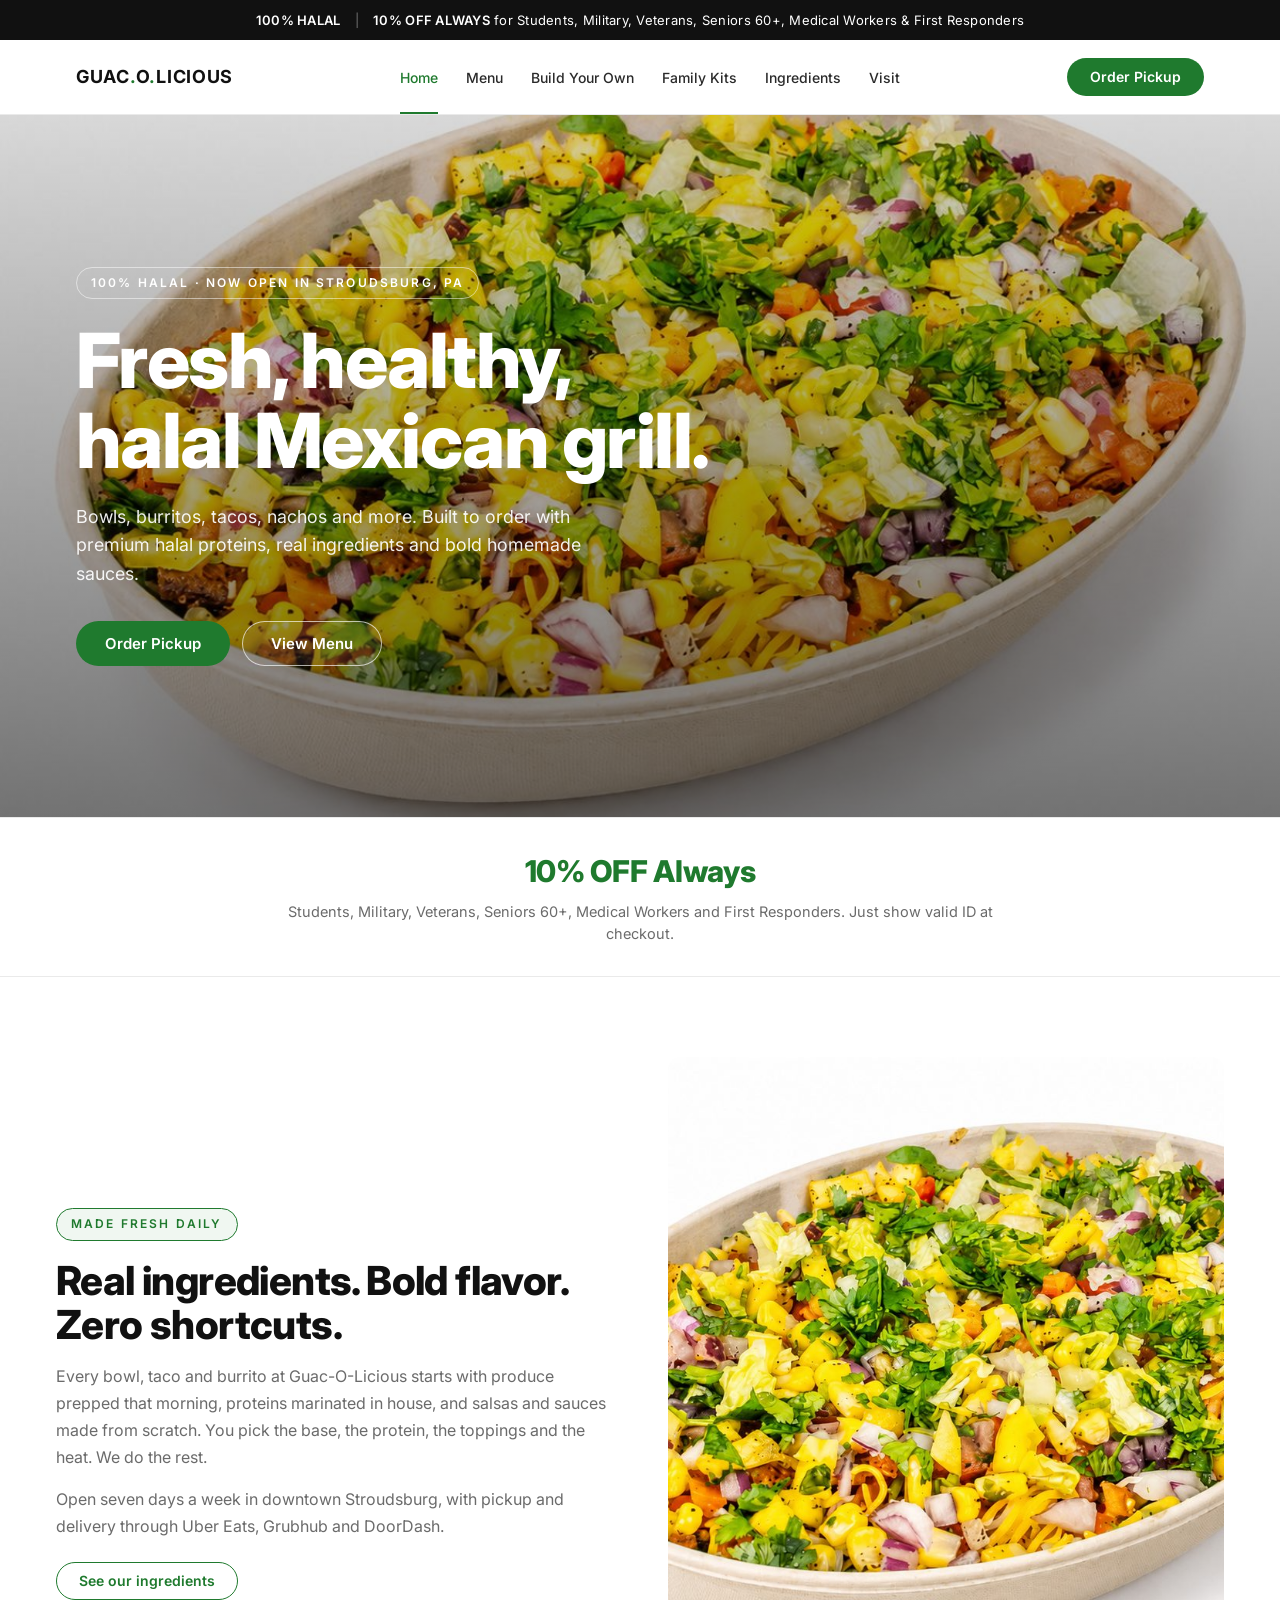
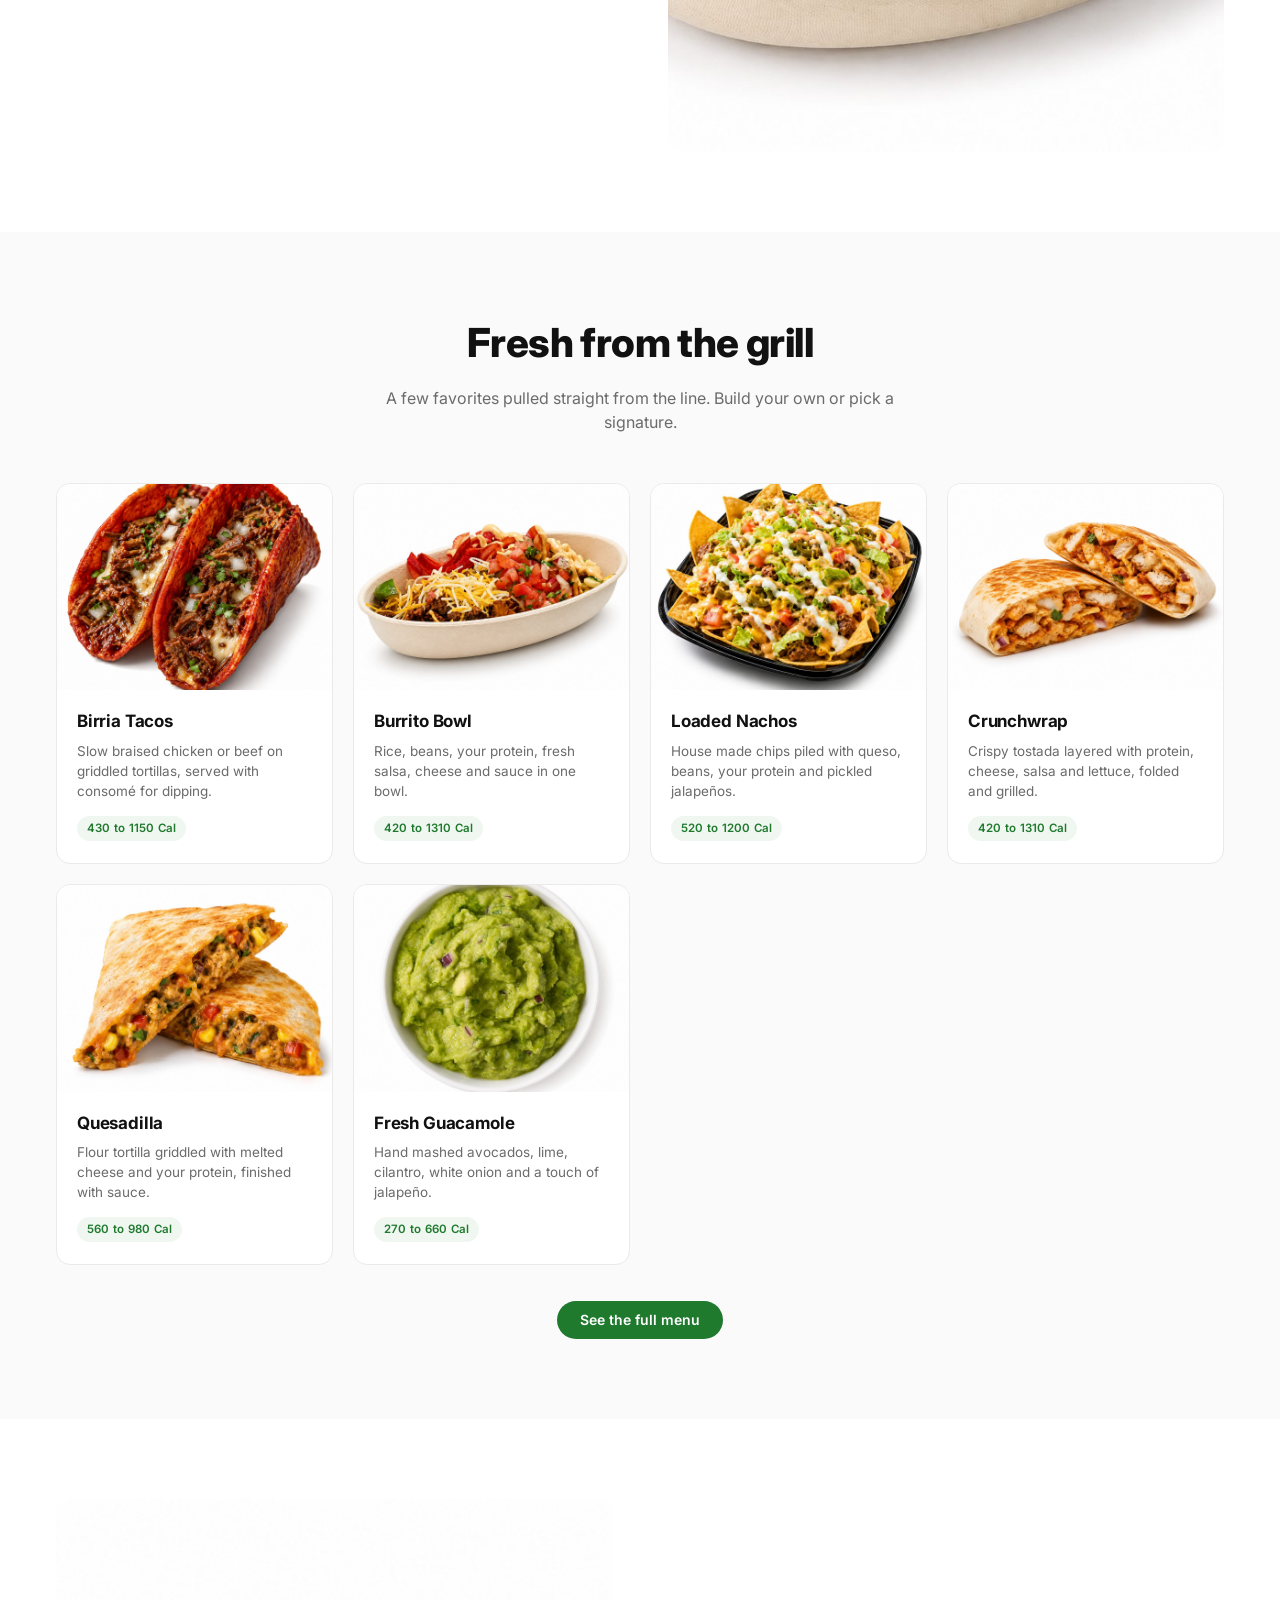
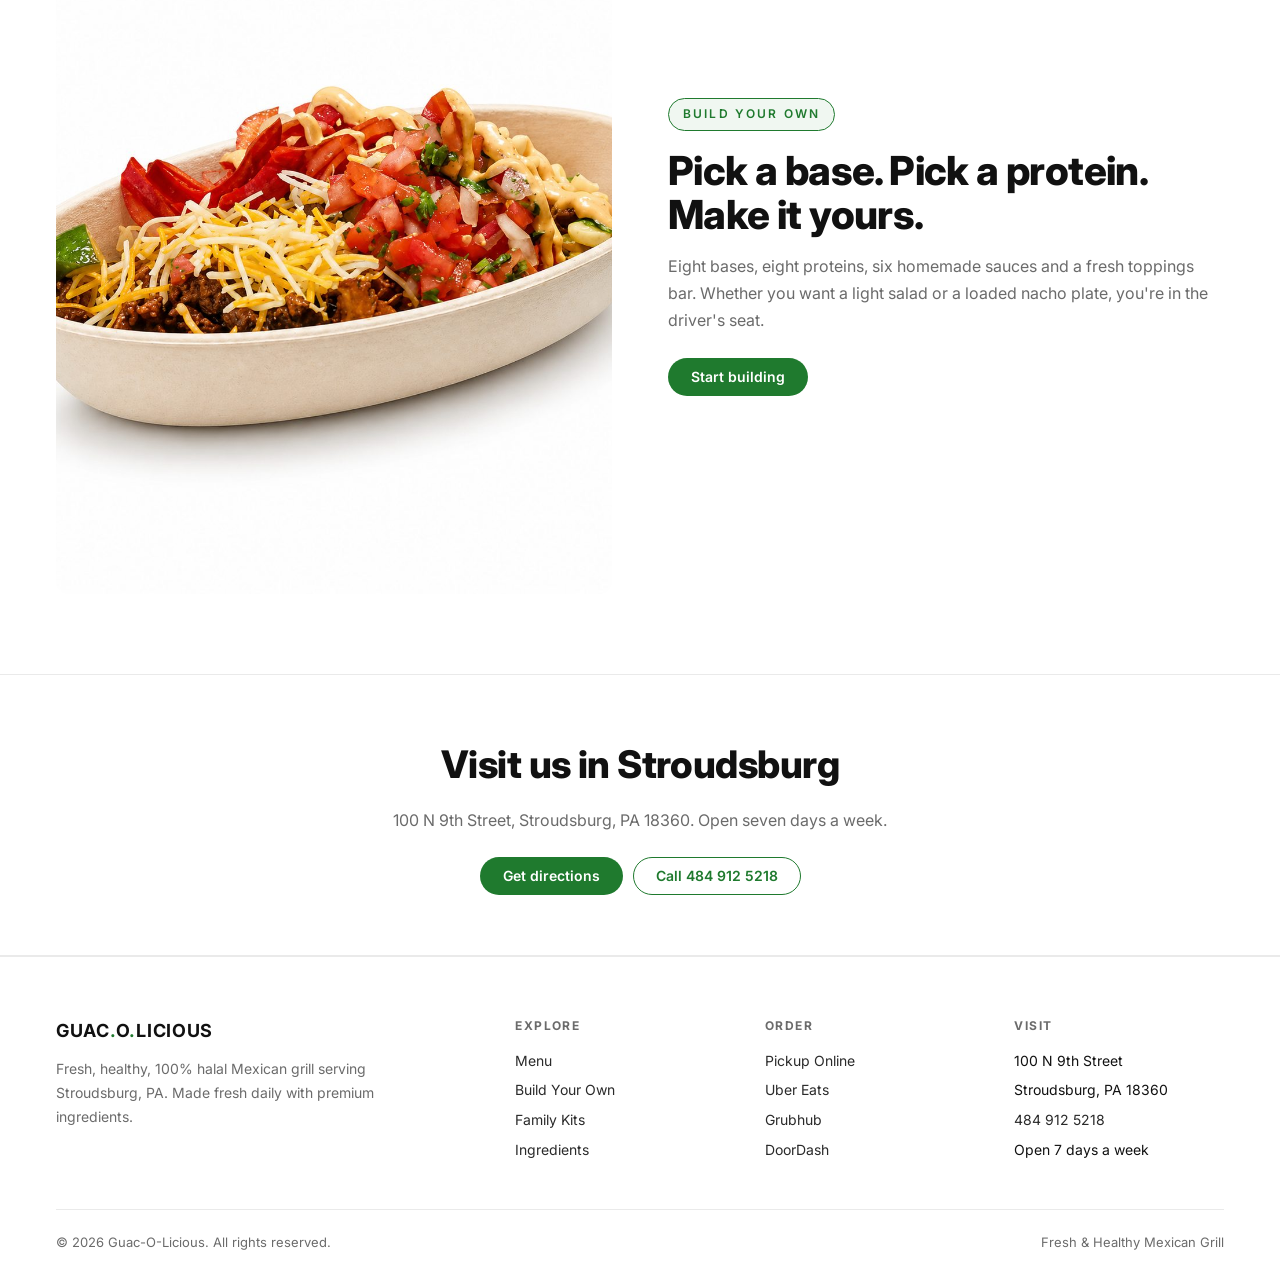
<file: index.html>
<!DOCTYPE html>
<html lang="en">
<head>
    <meta charset="UTF-8">
    <meta name="viewport" content="width=device-width, initial-scale=1.0">
    <title>Guac-O-Licious | Fresh Mexican Grill | Stroudsburg, PA</title>
    <meta name="description" content="Fresh and healthy Mexican grill in Stroudsburg, PA. Bowls, burritos, tacos, nachos and more. Open 7 days a week.">
    <link rel="preconnect" href="https://fonts.googleapis.com">
    <link rel="preconnect" href="https://fonts.gstatic.com" crossorigin>
    <link href="https://fonts.googleapis.com/css2?family=Inter:wght@400;500;600;700;800&display=swap" rel="stylesheet">
    <link rel="stylesheet" href="styles.css">
</head>
<body>

    <!-- Top utility bar -->
    <div class="topbar">
        <strong>100% HALAL</strong>
        <span class="pipe">|</span>
        <strong>10% OFF ALWAYS</strong>
        for Students, Military, Veterans, Seniors 60+, Medical Workers & First Responders
    </div>

    <!-- Navigation -->
    <header class="nav">
        <div class="nav-inner">
            <a href="index.html" class="brand">GUAC<span class="dot">.</span>O<span class="dot">.</span>LICIOUS</a>
            <nav>
                <ul class="nav-links" id="navLinks">
                    <li><a href="index.html" class="active">Home</a></li>
                    <li><a href="menu.html">Menu</a></li>
                    <li><a href="build.html">Build Your Own</a></li>
                    <li><a href="family.html">Family Kits</a></li>
                    <li><a href="ingredients.html">Ingredients</a></li>
                    <li><a href="contact.html">Visit</a></li>
                </ul>
            </nav>
            <a href="order.html" class="btn btn-primary">Order Pickup</a>
            <button class="mobile-toggle" onclick="document.getElementById('navLinks').classList.toggle('open')"><span></span><span></span><span></span></button>
        </div>
    </header>

    <!-- Hero with background video -->
    <section class="hero">
        <video class="hero-video" autoplay muted loop playsinline poster="NEW_Food_Images/burrito-bowl-drizzle.jpg">
            <source src="hero-video.mp4" type="video/mp4">
        </video>
        <div class="hero-inner">
            <span class="eyebrow">100% Halal · Now Open in Stroudsburg, PA</span>
            <h1>Fresh, healthy,<br>halal Mexican grill.</h1>
            <p class="lead">Bowls, burritos, tacos, nachos and more. Built to order with premium halal proteins, real ingredients and bold homemade sauces.</p>
            <div class="hero-cta">
                <a href="order.html" class="btn btn-primary btn-lg">Order Pickup</a>
                <a href="menu.html" class="btn btn-ghost btn-lg">View Menu</a>
            </div>
        </div>
    </section>

    <!-- 10% OFF banner -->
    <div class="discount-strip">
        <div class="big">10% OFF Always</div>
        <p>Students, Military, Veterans, Seniors 60+, Medical Workers and First Responders. Just show valid ID at checkout.</p>
    </div>

    <!-- Story split -->
    <section class="section">
        <div class="section-inner split">
            <div>
                <span class="eyebrow" style="color: var(--green); border-color: var(--green); background: var(--green-soft); margin-bottom: 18px;">Made Fresh Daily</span>
                <h2>Real ingredients. Bold flavor. Zero shortcuts.</h2>
                <p>Every bowl, taco and burrito at Guac-O-Licious starts with produce prepped that morning, proteins marinated in house, and salsas and sauces made from scratch. You pick the base, the protein, the toppings and the heat. We do the rest.</p>
                <p>Open seven days a week in downtown Stroudsburg, with pickup and delivery through Uber Eats, Grubhub and DoorDash.</p>
                <a href="ingredients.html" class="btn btn-ghost" style="margin-top: 8px;">See our ingredients</a>
            </div>
            <img src="NEW_Food_Images/burrito-bowl-drizzle.jpg" alt="Burrito bowl with cilantro lime crema drizzle">
        </div>
    </section>

    <!-- Featured items -->
    <section class="section soft">
        <div class="section-inner">
            <div class="section-head">
                <h2>Fresh from the grill</h2>
                <p>A few favorites pulled straight from the line. Build your own or pick a signature.</p>
            </div>
            <div class="feature-grid">
                <article class="feature-card">
                    <div class="ph"><img src="NEW_Food_Images/birria-tacos.jpg" alt="Birria Tacos"></div>
                    <div class="body">
                        <h3>Birria Tacos</h3>
                        <p>Slow braised chicken or beef on griddled tortillas, served with consomé for dipping.</p>
                        <span class="cal-tag">430 to 1150 Cal</span>
                    </div>
                </article>
                <article class="feature-card">
                    <div class="ph"><img src="NEW_Food_Images/burrito-bowl.jpg" alt="Burrito Bowl"></div>
                    <div class="body">
                        <h3>Burrito Bowl</h3>
                        <p>Rice, beans, your protein, fresh salsa, cheese and sauce in one bowl.</p>
                        <span class="cal-tag">420 to 1310 Cal</span>
                    </div>
                </article>
                <article class="feature-card">
                    <div class="ph"><img src="NEW_Food_Images/loaded-nachos.jpg" alt="Loaded Nachos"></div>
                    <div class="body">
                        <h3>Loaded Nachos</h3>
                        <p>House made chips piled with queso, beans, your protein and pickled jalapeños.</p>
                        <span class="cal-tag">520 to 1200 Cal</span>
                    </div>
                </article>
                <article class="feature-card">
                    <div class="ph"><img src="NEW_Food_Images/crunchwrap.jpg" alt="Crunchwrap"></div>
                    <div class="body">
                        <h3>Crunchwrap</h3>
                        <p>Crispy tostada layered with protein, cheese, salsa and lettuce, folded and grilled.</p>
                        <span class="cal-tag">420 to 1310 Cal</span>
                    </div>
                </article>
                <article class="feature-card">
                    <div class="ph"><img src="NEW_Food_Images/quesadilla.jpg" alt="Quesadilla"></div>
                    <div class="body">
                        <h3>Quesadilla</h3>
                        <p>Flour tortilla griddled with melted cheese and your protein, finished with sauce.</p>
                        <span class="cal-tag">560 to 980 Cal</span>
                    </div>
                </article>
                <article class="feature-card">
                    <div class="ph"><img src="NEW_Food_Images/guacamole.jpg" alt="Fresh Guacamole"></div>
                    <div class="body">
                        <h3>Fresh Guacamole</h3>
                        <p>Hand mashed avocados, lime, cilantro, white onion and a touch of jalapeño.</p>
                        <span class="cal-tag">270 to 660 Cal</span>
                    </div>
                </article>
            </div>
            <div style="text-align: center; margin-top: 36px;">
                <a href="menu.html" class="btn btn-primary">See the full menu</a>
            </div>
        </div>
    </section>

    <!-- Build promo -->
    <section class="section">
        <div class="section-inner split">
            <img src="NEW_Food_Images/burrito-bowl.jpg" alt="Build your own burrito bowl">
            <div>
                <span class="eyebrow" style="color: var(--green); border-color: var(--green); background: var(--green-soft); margin-bottom: 18px;">Build Your Own</span>
                <h2>Pick a base. Pick a protein. Make it yours.</h2>
                <p>Eight bases, eight proteins, six homemade sauces and a fresh toppings bar. Whether you want a light salad or a loaded nacho plate, you're in the driver's seat.</p>
                <a href="build.html" class="btn btn-primary" style="margin-top: 10px;">Start building</a>
            </div>
        </div>
    </section>

    <!-- CTA banner -->
    <section class="cta-banner">
        <h2>Visit us in Stroudsburg</h2>
        <p>100 N 9th Street, Stroudsburg, PA 18360. Open seven days a week.</p>
        <div class="btn-row">
            <a href="contact.html" class="btn btn-primary">Get directions</a>
            <a href="tel:484-912-5218" class="btn btn-ghost">Call 484 912 5218</a>
        </div>
    </section>

    <!-- Footer -->
    <footer class="footer">
        <div class="footer-inner">
            <div class="brand-block">
                <div class="brand">GUAC<span class="dot">.</span>O<span class="dot">.</span>LICIOUS</div>
                <p>Fresh, healthy, 100% halal Mexican grill serving Stroudsburg, PA. Made fresh daily with premium ingredients.</p>
            </div>
            <div>
                <h4>Explore</h4>
                <ul>
                    <li><a href="menu.html">Menu</a></li>
                    <li><a href="build.html">Build Your Own</a></li>
                    <li><a href="family.html">Family Kits</a></li>
                    <li><a href="ingredients.html">Ingredients</a></li>
                </ul>
            </div>
            <div>
                <h4>Order</h4>
                <ul>
                    <li><a href="order.html">Pickup Online</a></li>
                    <li><a href="https://www.ubereats.com/store/guac-o-licious-mexican-grill-100-north-9th-street/vfTOrEP9XjSD5LqVnMiB6w" target="_blank" rel="noopener">Uber Eats</a></li>
                    <li><a href="https://www.grubhub.com" target="_blank" rel="noopener">Grubhub</a></li>
                    <li><a href="https://www.doordash.com" target="_blank" rel="noopener">DoorDash</a></li>
                </ul>
            </div>
            <div>
                <h4>Visit</h4>
                <ul>
                    <li>100 N 9th Street</li>
                    <li>Stroudsburg, PA 18360</li>
                    <li><a href="tel:484-912-5218">484 912 5218</a></li>
                    <li>Open 7 days a week</li>
                </ul>
            </div>
        </div>
        <div class="footer-bottom">
            <span>© 2026 Guac-O-Licious. All rights reserved.</span>
            <span>Fresh & Healthy Mexican Grill</span>
        </div>
    </footer>

</body>
</html>
</file>
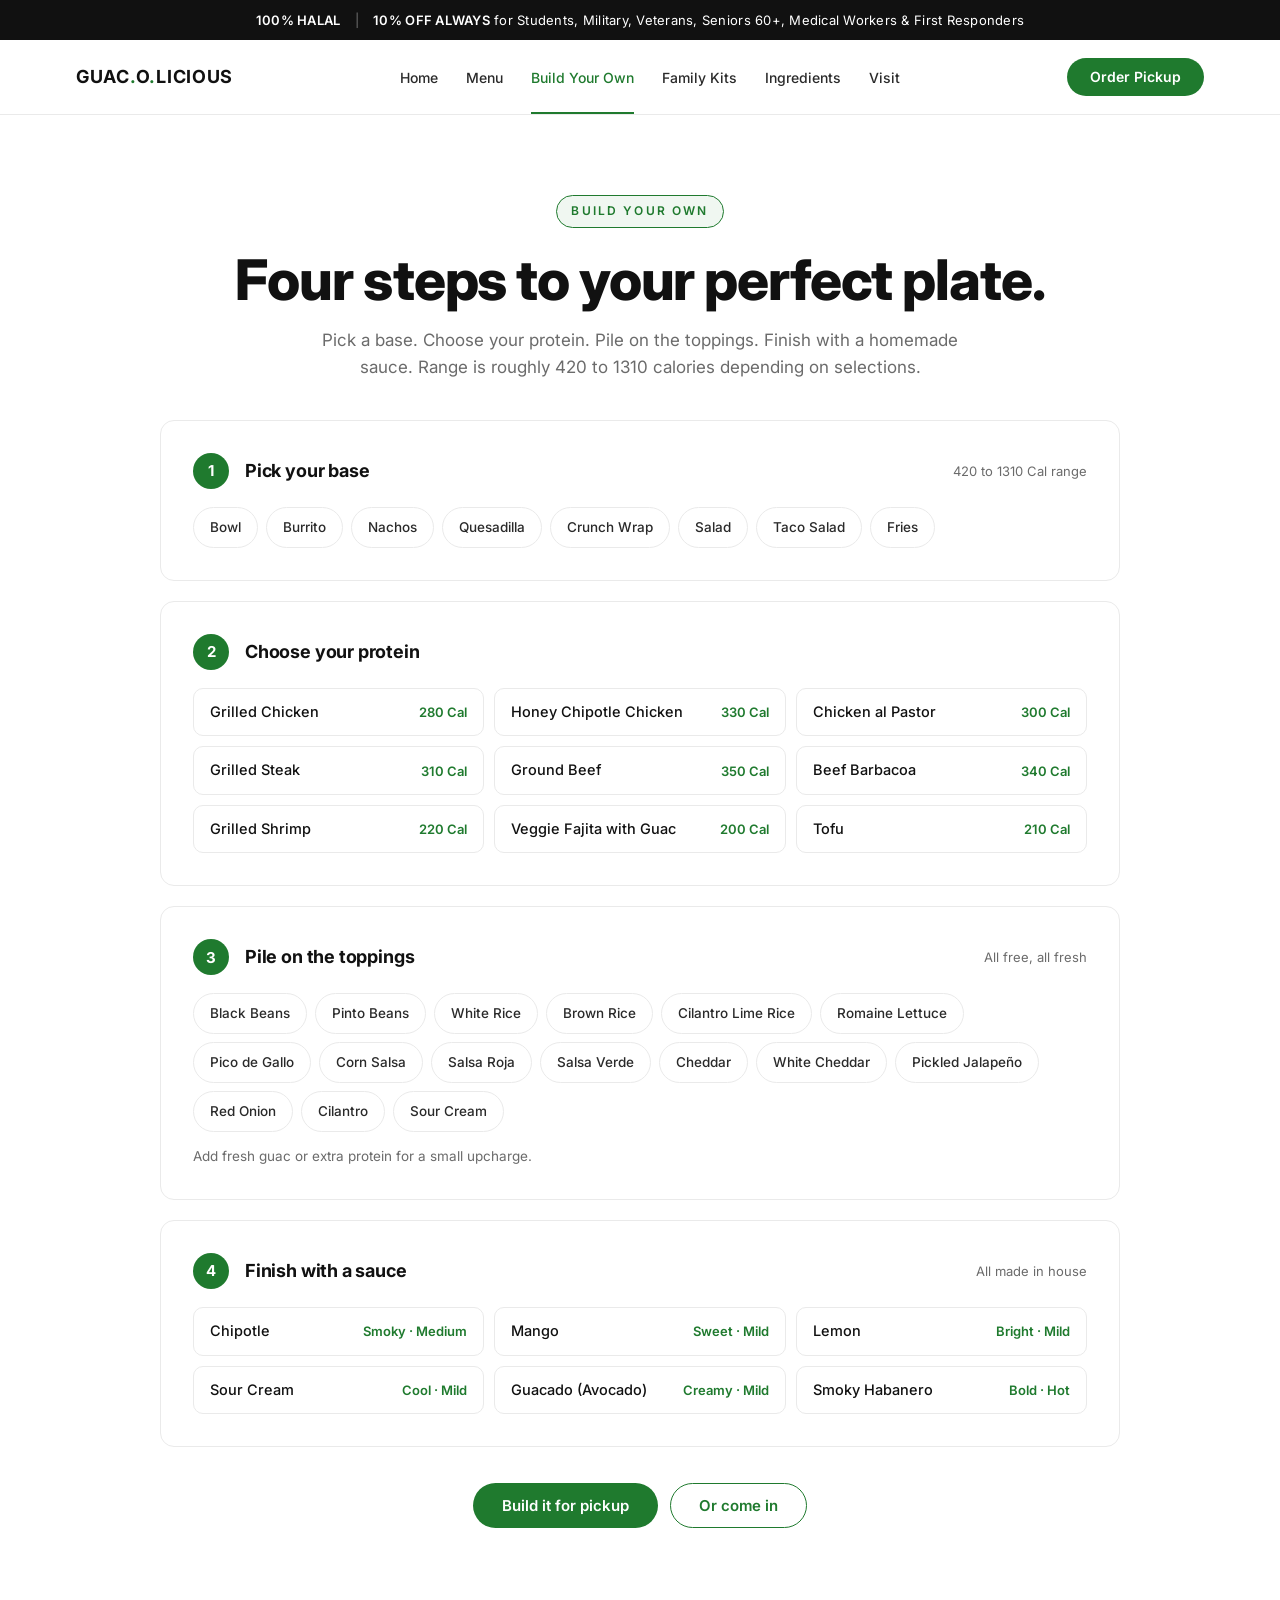
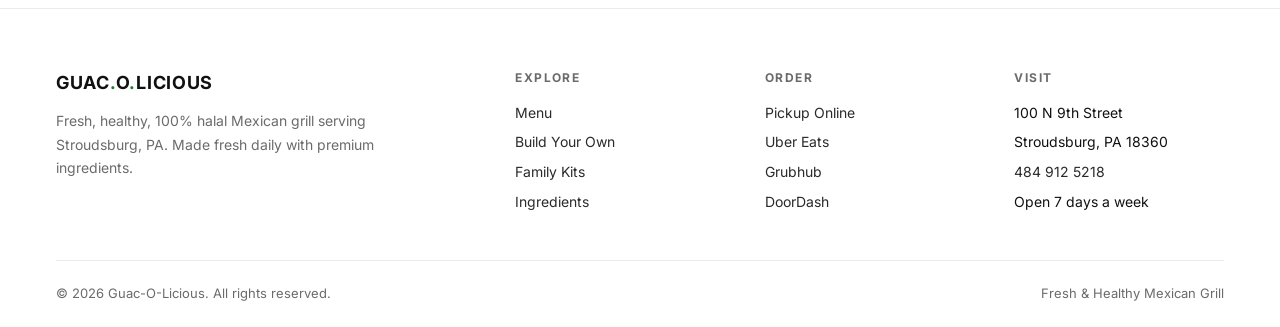
<file: build.html>
<!DOCTYPE html>
<html lang="en">
<head>
    <meta charset="UTF-8">
    <meta name="viewport" content="width=device-width, initial-scale=1.0">
    <title>Build Your Own | Guac-O-Licious</title>
    <meta name="description" content="Pick a base, choose your protein, pile on toppings and finish with a homemade sauce.">
    <link rel="preconnect" href="https://fonts.googleapis.com">
    <link rel="preconnect" href="https://fonts.gstatic.com" crossorigin>
    <link href="https://fonts.googleapis.com/css2?family=Inter:wght@400;500;600;700;800&display=swap" rel="stylesheet">
    <link rel="stylesheet" href="styles.css">
</head>
<body>

    <div class="topbar">
        <strong>100% HALAL</strong>
        <span class="pipe">|</span>
        <strong>10% OFF ALWAYS</strong>
        for Students, Military, Veterans, Seniors 60+, Medical Workers & First Responders
    </div>

    <header class="nav">
        <div class="nav-inner">
            <a href="index.html" class="brand">GUAC<span class="dot">.</span>O<span class="dot">.</span>LICIOUS</a>
            <nav>
                <ul class="nav-links" id="navLinks">
                    <li><a href="index.html">Home</a></li>
                    <li><a href="menu.html">Menu</a></li>
                    <li><a href="build.html" class="active">Build Your Own</a></li>
                    <li><a href="family.html">Family Kits</a></li>
                    <li><a href="ingredients.html">Ingredients</a></li>
                    <li><a href="contact.html">Visit</a></li>
                </ul>
            </nav>
            <a href="order.html" class="btn btn-primary">Order Pickup</a>
            <button class="mobile-toggle" onclick="document.getElementById('navLinks').classList.toggle('open')"><span></span><span></span><span></span></button>
        </div>
    </header>

    <div class="page-head">
        <span class="eyebrow">Build Your Own</span>
        <h1>Four steps to your perfect plate.</h1>
        <p>Pick a base. Choose your protein. Pile on the toppings. Finish with a homemade sauce. Range is roughly 420 to 1310 calories depending on selections.</p>
    </div>

    <section class="section" style="padding-top: 0;">
        <div class="section-inner" style="max-width: 960px;">

            <!-- Step 1 -->
            <div class="step">
                <div class="step-head">
                    <div class="step-num">1</div>
                    <h3>Pick your base</h3>
                    <span class="note">420 to 1310 Cal range</span>
                </div>
                <div class="chip-row">
                    <span class="chip">Bowl</span>
                    <span class="chip">Burrito</span>
                    <span class="chip">Nachos</span>
                    <span class="chip">Quesadilla</span>
                    <span class="chip">Crunch Wrap</span>
                    <span class="chip">Salad</span>
                    <span class="chip">Taco Salad</span>
                    <span class="chip">Fries</span>
                </div>
            </div>

            <!-- Step 2 -->
            <div class="step">
                <div class="step-head">
                    <div class="step-num">2</div>
                    <h3>Choose your protein</h3>
                </div>
                <div class="row-list">
                    <div class="row"><span class="name">Grilled Chicken</span><span class="meta">280 Cal</span></div>
                    <div class="row"><span class="name">Honey Chipotle Chicken</span><span class="meta">330 Cal</span></div>
                    <div class="row"><span class="name">Chicken al Pastor</span><span class="meta">300 Cal</span></div>
                    <div class="row"><span class="name">Grilled Steak</span><span class="meta">310 Cal</span></div>
                    <div class="row"><span class="name">Ground Beef</span><span class="meta">350 Cal</span></div>
                    <div class="row"><span class="name">Beef Barbacoa</span><span class="meta">340 Cal</span></div>
                    <div class="row"><span class="name">Grilled Shrimp</span><span class="meta">220 Cal</span></div>
                    <div class="row"><span class="name">Veggie Fajita with Guac</span><span class="meta">200 Cal</span></div>
                    <div class="row"><span class="name">Tofu</span><span class="meta">210 Cal</span></div>
                </div>
            </div>

            <!-- Step 3 -->
            <div class="step">
                <div class="step-head">
                    <div class="step-num">3</div>
                    <h3>Pile on the toppings</h3>
                    <span class="note">All free, all fresh</span>
                </div>
                <div class="chip-row">
                    <span class="chip">Black Beans</span>
                    <span class="chip">Pinto Beans</span>
                    <span class="chip">White Rice</span>
                    <span class="chip">Brown Rice</span>
                    <span class="chip">Cilantro Lime Rice</span>
                    <span class="chip">Romaine Lettuce</span>
                    <span class="chip">Pico de Gallo</span>
                    <span class="chip">Corn Salsa</span>
                    <span class="chip">Salsa Roja</span>
                    <span class="chip">Salsa Verde</span>
                    <span class="chip">Cheddar</span>
                    <span class="chip">White Cheddar</span>
                    <span class="chip">Pickled Jalapeño</span>
                    <span class="chip">Red Onion</span>
                    <span class="chip">Cilantro</span>
                    <span class="chip">Sour Cream</span>
                </div>
                <p style="color: var(--muted); font-size: 13.5px; margin-top: 14px;">Add fresh guac or extra protein for a small upcharge.</p>
            </div>

            <!-- Step 4 -->
            <div class="step">
                <div class="step-head">
                    <div class="step-num">4</div>
                    <h3>Finish with a sauce</h3>
                    <span class="note">All made in house</span>
                </div>
                <div class="row-list">
                    <div class="row"><span class="name">Chipotle</span><span class="meta">Smoky · Medium</span></div>
                    <div class="row"><span class="name">Mango</span><span class="meta">Sweet · Mild</span></div>
                    <div class="row"><span class="name">Lemon</span><span class="meta">Bright · Mild</span></div>
                    <div class="row"><span class="name">Sour Cream</span><span class="meta">Cool · Mild</span></div>
                    <div class="row"><span class="name">Guacado (Avocado)</span><span class="meta">Creamy · Mild</span></div>
                    <div class="row"><span class="name">Smoky Habanero</span><span class="meta">Bold · Hot</span></div>
                </div>
            </div>

            <div style="text-align: center; margin-top: 36px;">
                <a href="order.html" class="btn btn-primary btn-lg">Build it for pickup</a>
                <a href="contact.html" class="btn btn-ghost btn-lg" style="margin-left: 8px;">Or come in</a>
            </div>
        </div>
    </section>

    <footer class="footer">
        <div class="footer-inner">
            <div class="brand-block">
                <div class="brand">GUAC<span class="dot">.</span>O<span class="dot">.</span>LICIOUS</div>
                <p>Fresh, healthy, 100% halal Mexican grill serving Stroudsburg, PA. Made fresh daily with premium ingredients.</p>
            </div>
            <div>
                <h4>Explore</h4>
                <ul>
                    <li><a href="menu.html">Menu</a></li>
                    <li><a href="build.html">Build Your Own</a></li>
                    <li><a href="family.html">Family Kits</a></li>
                    <li><a href="ingredients.html">Ingredients</a></li>
                </ul>
            </div>
            <div>
                <h4>Order</h4>
                <ul>
                    <li><a href="order.html">Pickup Online</a></li>
                    <li><a href="https://www.ubereats.com/store/guac-o-licious-mexican-grill-100-north-9th-street/vfTOrEP9XjSD5LqVnMiB6w" target="_blank" rel="noopener">Uber Eats</a></li>
                    <li><a href="https://www.grubhub.com" target="_blank" rel="noopener">Grubhub</a></li>
                    <li><a href="https://www.doordash.com" target="_blank" rel="noopener">DoorDash</a></li>
                </ul>
            </div>
            <div>
                <h4>Visit</h4>
                <ul>
                    <li>100 N 9th Street</li>
                    <li>Stroudsburg, PA 18360</li>
                    <li><a href="tel:484-912-5218">484 912 5218</a></li>
                    <li>Open 7 days a week</li>
                </ul>
            </div>
        </div>
        <div class="footer-bottom">
            <span>© 2026 Guac-O-Licious. All rights reserved.</span>
            <span>Fresh & Healthy Mexican Grill</span>
        </div>
    </footer>

</body>
</html>
</file>
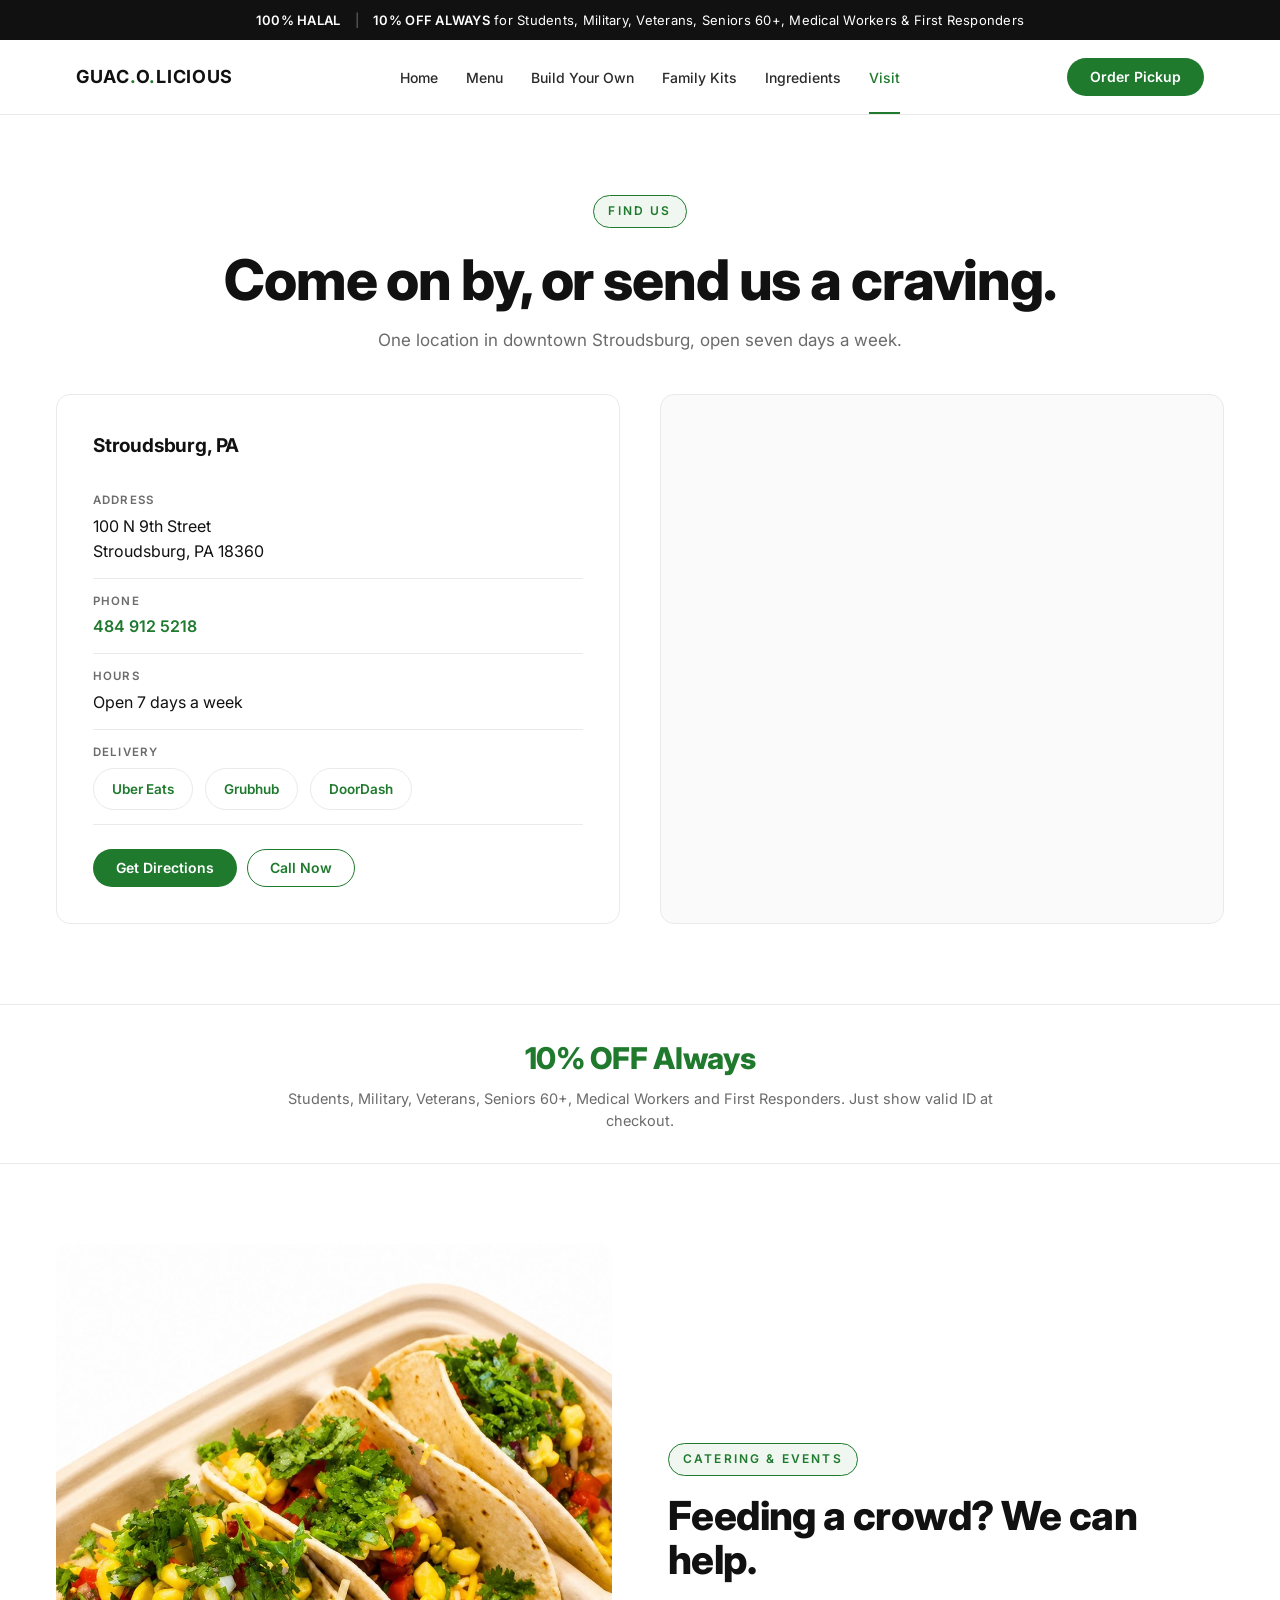
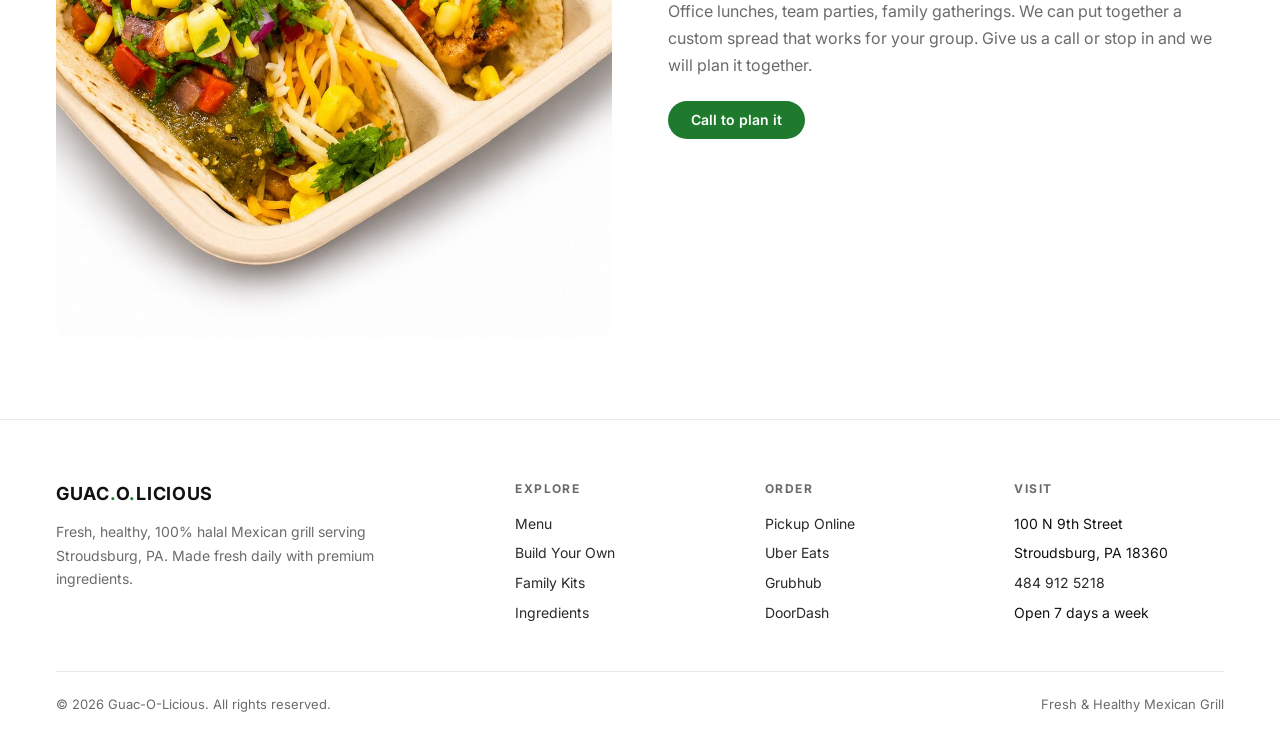
<file: contact.html>
<!DOCTYPE html>
<html lang="en">
<head>
    <meta charset="UTF-8">
    <meta name="viewport" content="width=device-width, initial-scale=1.0">
    <title>Visit & Contact | Guac-O-Licious | Stroudsburg, PA</title>
    <meta name="description" content="Visit Guac-O-Licious in Stroudsburg, PA. Hours, directions, phone and delivery links.">
    <link rel="preconnect" href="https://fonts.googleapis.com">
    <link rel="preconnect" href="https://fonts.gstatic.com" crossorigin>
    <link href="https://fonts.googleapis.com/css2?family=Inter:wght@400;500;600;700;800&display=swap" rel="stylesheet">
    <link rel="stylesheet" href="styles.css">
</head>
<body>

    <div class="topbar">
        <strong>100% HALAL</strong>
        <span class="pipe">|</span>
        <strong>10% OFF ALWAYS</strong>
        for Students, Military, Veterans, Seniors 60+, Medical Workers & First Responders
    </div>

    <header class="nav">
        <div class="nav-inner">
            <a href="index.html" class="brand">GUAC<span class="dot">.</span>O<span class="dot">.</span>LICIOUS</a>
            <nav>
                <ul class="nav-links" id="navLinks">
                    <li><a href="index.html">Home</a></li>
                    <li><a href="menu.html">Menu</a></li>
                    <li><a href="build.html">Build Your Own</a></li>
                    <li><a href="family.html">Family Kits</a></li>
                    <li><a href="ingredients.html">Ingredients</a></li>
                    <li><a href="contact.html" class="active">Visit</a></li>
                </ul>
            </nav>
            <a href="order.html" class="btn btn-primary">Order Pickup</a>
            <button class="mobile-toggle" onclick="document.getElementById('navLinks').classList.toggle('open')"><span></span><span></span><span></span></button>
        </div>
    </header>

    <div class="page-head">
        <span class="eyebrow">Find Us</span>
        <h1>Come on by, or send us a craving.</h1>
        <p>One location in downtown Stroudsburg, open seven days a week.</p>
    </div>

    <section class="section" style="padding-top: 0;">
        <div class="section-inner">
            <div class="contact-grid">

                <div class="info-card">
                    <h3>Stroudsburg, PA</h3>
                    <div class="info-row">
                        <div class="label">Address</div>
                        <div class="value">100 N 9th Street<br>Stroudsburg, PA 18360</div>
                    </div>
                    <div class="info-row">
                        <div class="label">Phone</div>
                        <div class="value"><a href="tel:484-912-5218">484 912 5218</a></div>
                    </div>
                    <div class="info-row">
                        <div class="label">Hours</div>
                        <div class="value">Open 7 days a week</div>
                    </div>
                    <div class="info-row">
                        <div class="label">Delivery</div>
                        <div class="value">
                            <div class="delivery-row" style="margin-top: 6px;">
                                <a href="https://www.ubereats.com/store/guac-o-licious-mexican-grill-100-north-9th-street/vfTOrEP9XjSD5LqVnMiB6w" target="_blank" rel="noopener" class="delivery-pill">Uber Eats</a>
                                <a href="https://www.grubhub.com" target="_blank" rel="noopener" class="delivery-pill">Grubhub</a>
                                <a href="https://www.doordash.com" target="_blank" rel="noopener" class="delivery-pill">DoorDash</a>
                            </div>
                        </div>
                    </div>
                    <div style="margin-top: 24px; display: flex; gap: 10px; flex-wrap: wrap;">
                        <a href="https://www.google.com/maps/dir/?api=1&destination=100+N+9th+St,+Stroudsburg,+PA+18360" target="_blank" rel="noopener" class="btn btn-primary">Get Directions</a>
                        <a href="tel:484-912-5218" class="btn btn-ghost">Call Now</a>
                    </div>
                </div>

                <div class="map-wrap">
                    <iframe
                        src="https://www.google.com/maps?q=100+N+9th+St,+Stroudsburg,+PA+18360&output=embed"
                        loading="lazy"
                        referrerpolicy="no-referrer-when-downgrade"
                        allowfullscreen
                        title="Map to Guac-O-Licious">
                    </iframe>
                </div>

            </div>
        </div>
    </section>

    <!-- 10% strip -->
    <div class="discount-strip">
        <div class="big">10% OFF Always</div>
        <p>Students, Military, Veterans, Seniors 60+, Medical Workers and First Responders. Just show valid ID at checkout.</p>
    </div>

    <!-- Catering / inquiries -->
    <section class="section">
        <div class="section-inner split">
            <img src="NEW_Food_Images/tacos-soft.jpg" alt="Catering">
            <div>
                <span class="eyebrow" style="color: var(--green); border-color: var(--green); background: var(--green-soft); margin-bottom: 18px;">Catering & Events</span>
                <h2>Feeding a crowd? We can help.</h2>
                <p>Office lunches, team parties, family gatherings. We can put together a custom spread that works for your group. Give us a call or stop in and we will plan it together.</p>
                <a href="tel:484-912-5218" class="btn btn-primary" style="margin-top: 8px;">Call to plan it</a>
            </div>
        </div>
    </section>

    <footer class="footer">
        <div class="footer-inner">
            <div class="brand-block">
                <div class="brand">GUAC<span class="dot">.</span>O<span class="dot">.</span>LICIOUS</div>
                <p>Fresh, healthy, 100% halal Mexican grill serving Stroudsburg, PA. Made fresh daily with premium ingredients.</p>
            </div>
            <div>
                <h4>Explore</h4>
                <ul>
                    <li><a href="menu.html">Menu</a></li>
                    <li><a href="build.html">Build Your Own</a></li>
                    <li><a href="family.html">Family Kits</a></li>
                    <li><a href="ingredients.html">Ingredients</a></li>
                </ul>
            </div>
            <div>
                <h4>Order</h4>
                <ul>
                    <li><a href="order.html">Pickup Online</a></li>
                    <li><a href="https://www.ubereats.com/store/guac-o-licious-mexican-grill-100-north-9th-street/vfTOrEP9XjSD5LqVnMiB6w" target="_blank" rel="noopener">Uber Eats</a></li>
                    <li><a href="https://www.grubhub.com" target="_blank" rel="noopener">Grubhub</a></li>
                    <li><a href="https://www.doordash.com" target="_blank" rel="noopener">DoorDash</a></li>
                </ul>
            </div>
            <div>
                <h4>Visit</h4>
                <ul>
                    <li>100 N 9th Street</li>
                    <li>Stroudsburg, PA 18360</li>
                    <li><a href="tel:484-912-5218">484 912 5218</a></li>
                    <li>Open 7 days a week</li>
                </ul>
            </div>
        </div>
        <div class="footer-bottom">
            <span>© 2026 Guac-O-Licious. All rights reserved.</span>
            <span>Fresh & Healthy Mexican Grill</span>
        </div>
    </footer>

</body>
</html>
</file>
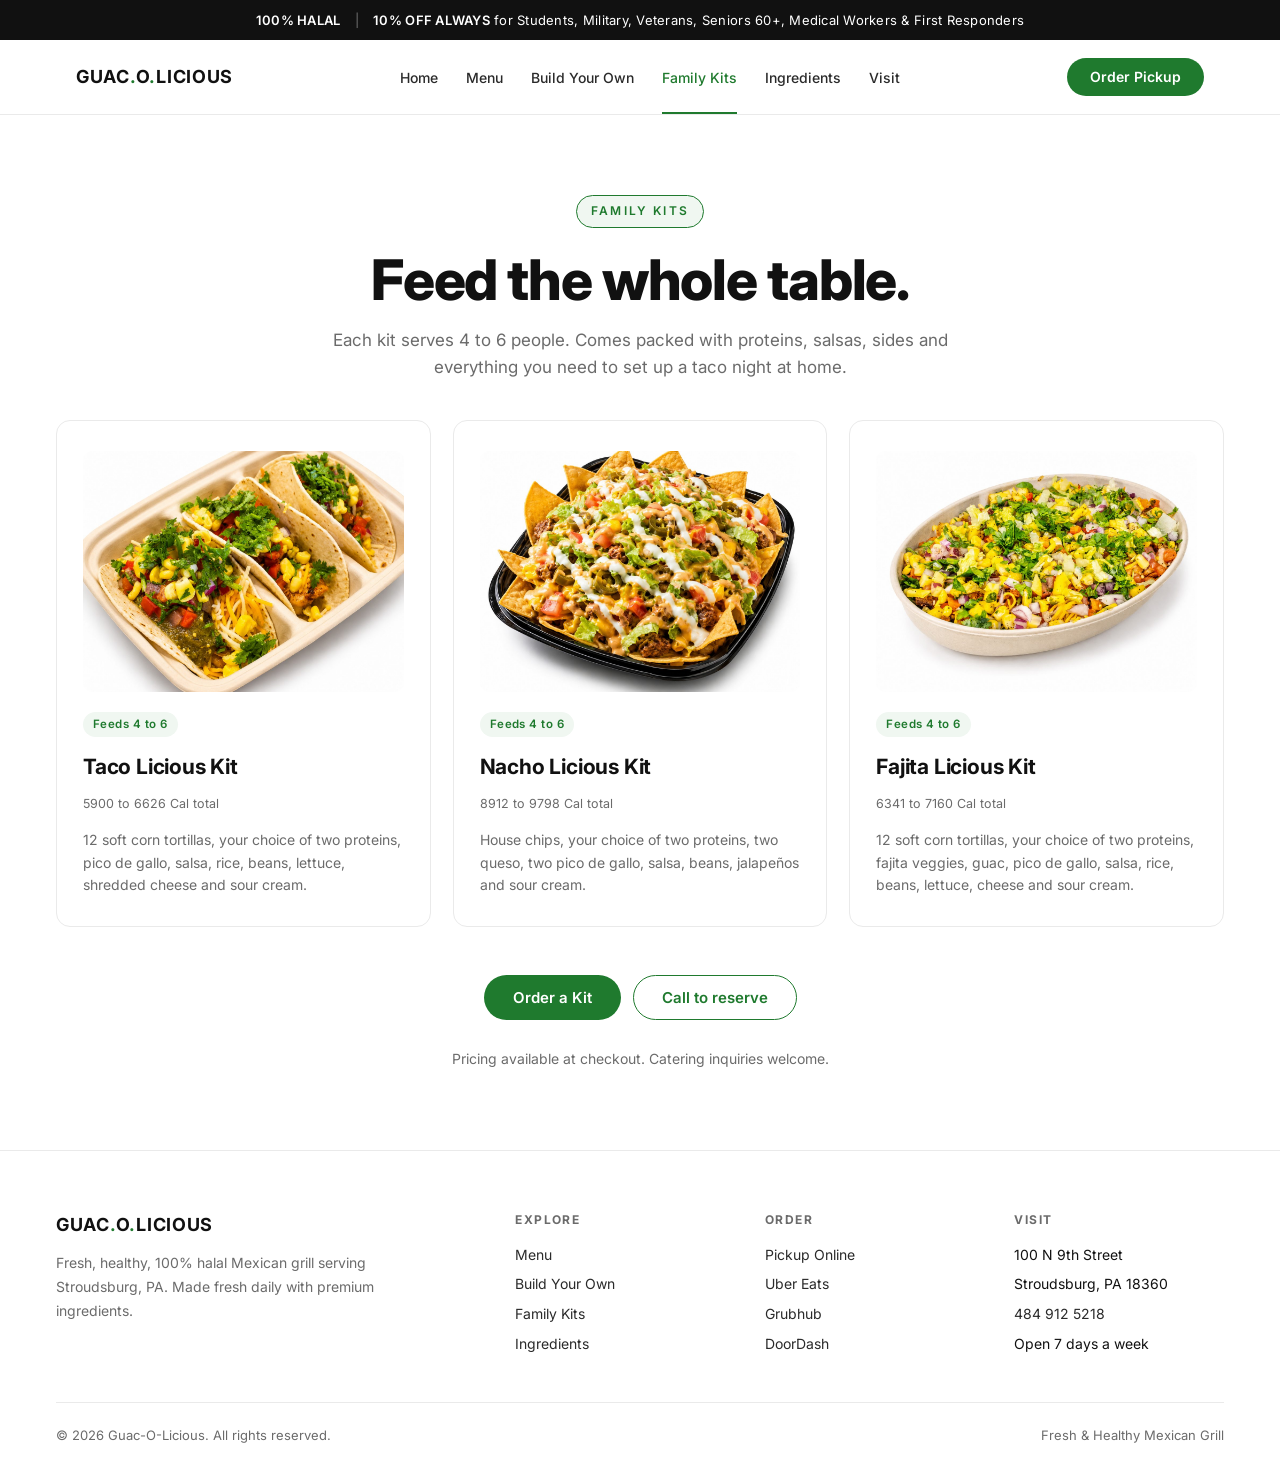
<file: family.html>
<!DOCTYPE html>
<html lang="en">
<head>
    <meta charset="UTF-8">
    <meta name="viewport" content="width=device-width, initial-scale=1.0">
    <title>Family Kits | Guac-O-Licious</title>
    <meta name="description" content="Feed the family. Three kits that serve 4 to 6 people with proteins, salsas, sides and tortillas.">
    <link rel="preconnect" href="https://fonts.googleapis.com">
    <link rel="preconnect" href="https://fonts.gstatic.com" crossorigin>
    <link href="https://fonts.googleapis.com/css2?family=Inter:wght@400;500;600;700;800&display=swap" rel="stylesheet">
    <link rel="stylesheet" href="styles.css">
</head>
<body>

    <div class="topbar">
        <strong>100% HALAL</strong>
        <span class="pipe">|</span>
        <strong>10% OFF ALWAYS</strong>
        for Students, Military, Veterans, Seniors 60+, Medical Workers & First Responders
    </div>

    <header class="nav">
        <div class="nav-inner">
            <a href="index.html" class="brand">GUAC<span class="dot">.</span>O<span class="dot">.</span>LICIOUS</a>
            <nav>
                <ul class="nav-links" id="navLinks">
                    <li><a href="index.html">Home</a></li>
                    <li><a href="menu.html">Menu</a></li>
                    <li><a href="build.html">Build Your Own</a></li>
                    <li><a href="family.html" class="active">Family Kits</a></li>
                    <li><a href="ingredients.html">Ingredients</a></li>
                    <li><a href="contact.html">Visit</a></li>
                </ul>
            </nav>
            <a href="order.html" class="btn btn-primary">Order Pickup</a>
            <button class="mobile-toggle" onclick="document.getElementById('navLinks').classList.toggle('open')"><span></span><span></span><span></span></button>
        </div>
    </header>

    <div class="page-head">
        <span class="eyebrow">Family Kits</span>
        <h1>Feed the whole table.</h1>
        <p>Each kit serves 4 to 6 people. Comes packed with proteins, salsas, sides and everything you need to set up a taco night at home.</p>
    </div>

    <section class="section" style="padding-top: 0;">
        <div class="section-inner">
            <div class="kit-grid">

                <div class="kit">
                    <img src="NEW_Food_Images/tacos-soft.jpg" alt="Taco Licious Kit" style="width: 100%; aspect-ratio: 4/3; object-fit: cover; border-radius: 10px; margin-bottom: 18px;">
                    <span class="badge">Feeds 4 to 6</span>
                    <h3>Taco Licious Kit</h3>
                    <div class="cal">5900 to 6626 Cal total</div>
                    <p>12 soft corn tortillas, your choice of two proteins, pico de gallo, salsa, rice, beans, lettuce, shredded cheese and sour cream.</p>
                </div>

                <div class="kit">
                    <img src="NEW_Food_Images/loaded-nachos.jpg" alt="Nacho Licious Kit" style="width: 100%; aspect-ratio: 4/3; object-fit: cover; border-radius: 10px; margin-bottom: 18px;">
                    <span class="badge">Feeds 4 to 6</span>
                    <h3>Nacho Licious Kit</h3>
                    <div class="cal">8912 to 9798 Cal total</div>
                    <p>House chips, your choice of two proteins, two queso, two pico de gallo, salsa, beans, jalapeños and sour cream.</p>
                </div>

                <div class="kit">
                    <img src="NEW_Food_Images/burrito-bowl-drizzle.jpg" alt="Fajita Licious Kit" style="width: 100%; aspect-ratio: 4/3; object-fit: cover; border-radius: 10px; margin-bottom: 18px;">
                    <span class="badge">Feeds 4 to 6</span>
                    <h3>Fajita Licious Kit</h3>
                    <div class="cal">6341 to 7160 Cal total</div>
                    <p>12 soft corn tortillas, your choice of two proteins, fajita veggies, guac, pico de gallo, salsa, rice, beans, lettuce, cheese and sour cream.</p>
                </div>

            </div>

            <div style="text-align: center; margin-top: 48px;">
                <a href="order.html" class="btn btn-primary btn-lg">Order a Kit</a>
                <a href="tel:484-912-5218" class="btn btn-ghost btn-lg" style="margin-left: 8px;">Call to reserve</a>
            </div>

            <p style="text-align: center; color: var(--muted); font-size: 14px; margin-top: 28px;">Pricing available at checkout. Catering inquiries welcome.</p>
        </div>
    </section>

    <footer class="footer">
        <div class="footer-inner">
            <div class="brand-block">
                <div class="brand">GUAC<span class="dot">.</span>O<span class="dot">.</span>LICIOUS</div>
                <p>Fresh, healthy, 100% halal Mexican grill serving Stroudsburg, PA. Made fresh daily with premium ingredients.</p>
            </div>
            <div>
                <h4>Explore</h4>
                <ul>
                    <li><a href="menu.html">Menu</a></li>
                    <li><a href="build.html">Build Your Own</a></li>
                    <li><a href="family.html">Family Kits</a></li>
                    <li><a href="ingredients.html">Ingredients</a></li>
                </ul>
            </div>
            <div>
                <h4>Order</h4>
                <ul>
                    <li><a href="order.html">Pickup Online</a></li>
                    <li><a href="https://www.ubereats.com/store/guac-o-licious-mexican-grill-100-north-9th-street/vfTOrEP9XjSD5LqVnMiB6w" target="_blank" rel="noopener">Uber Eats</a></li>
                    <li><a href="https://www.grubhub.com" target="_blank" rel="noopener">Grubhub</a></li>
                    <li><a href="https://www.doordash.com" target="_blank" rel="noopener">DoorDash</a></li>
                </ul>
            </div>
            <div>
                <h4>Visit</h4>
                <ul>
                    <li>100 N 9th Street</li>
                    <li>Stroudsburg, PA 18360</li>
                    <li><a href="tel:484-912-5218">484 912 5218</a></li>
                    <li>Open 7 days a week</li>
                </ul>
            </div>
        </div>
        <div class="footer-bottom">
            <span>© 2026 Guac-O-Licious. All rights reserved.</span>
            <span>Fresh & Healthy Mexican Grill</span>
        </div>
    </footer>

</body>
</html>
</file>
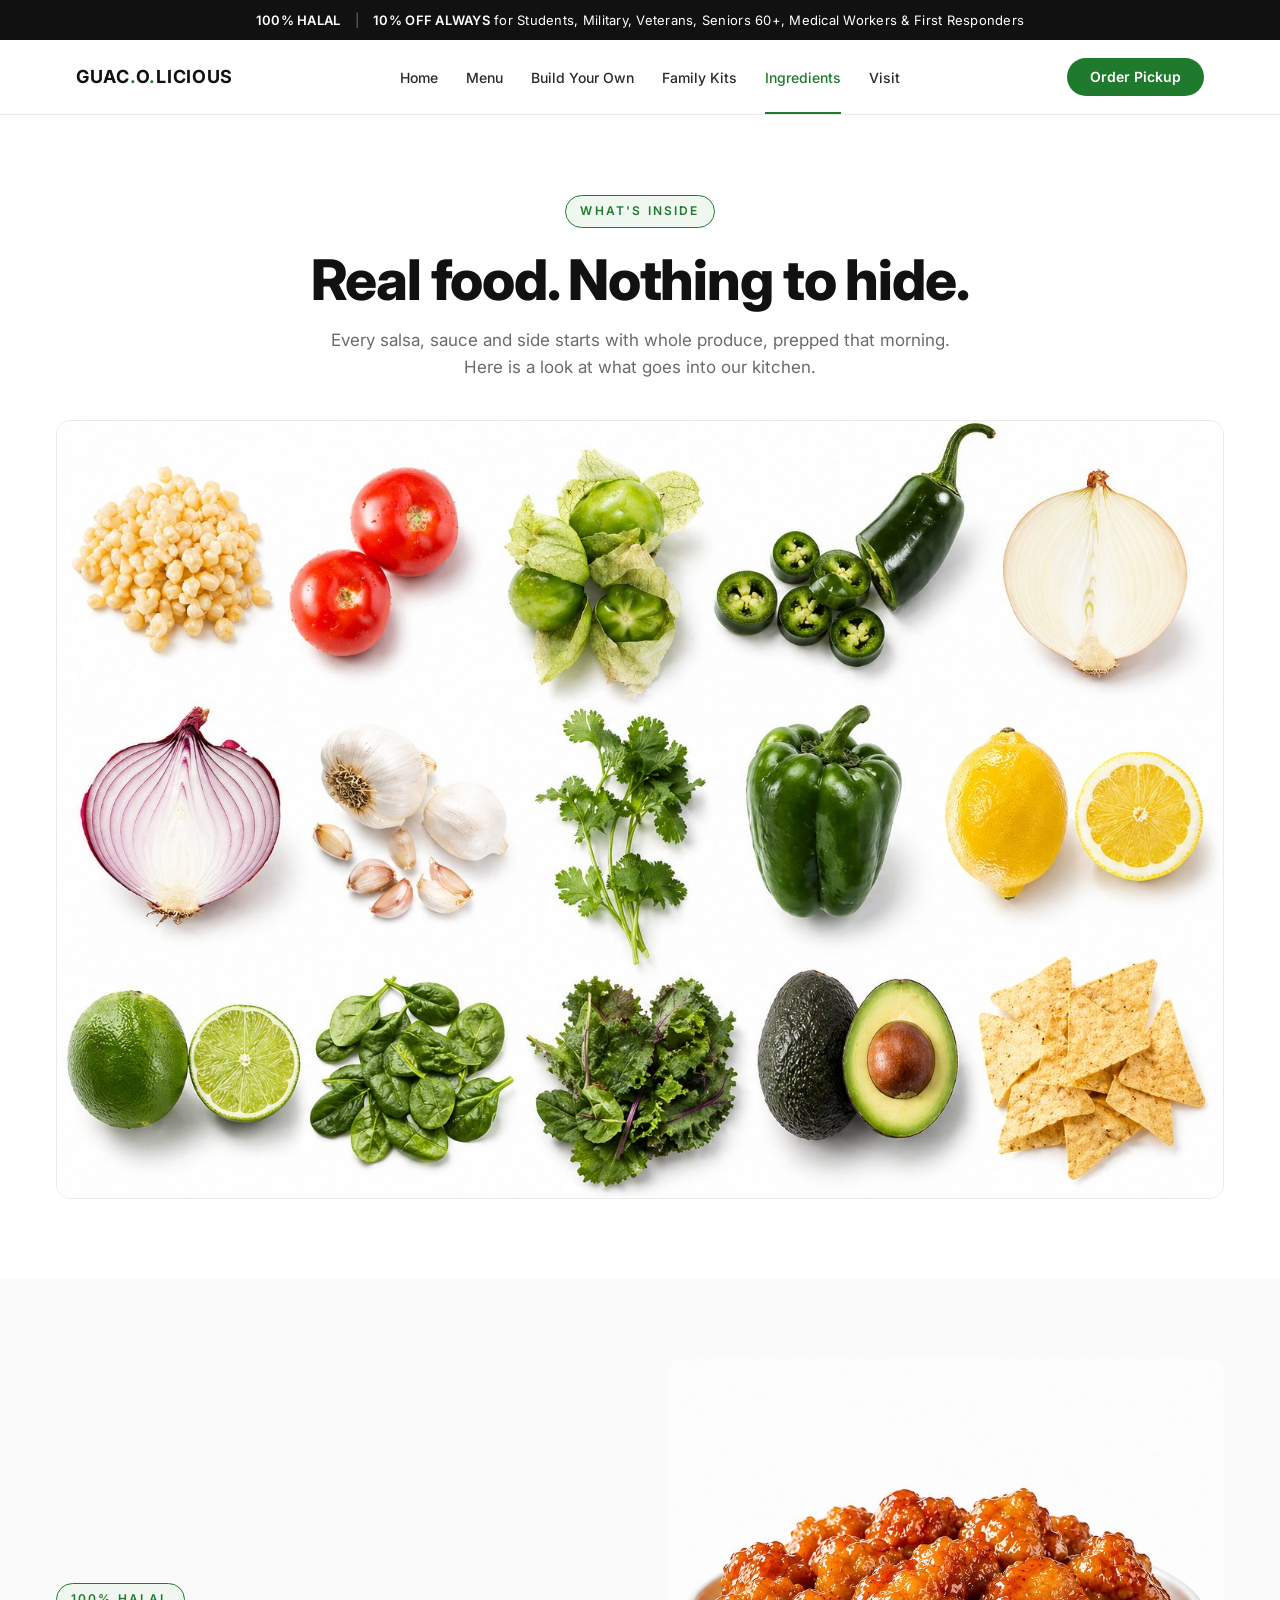
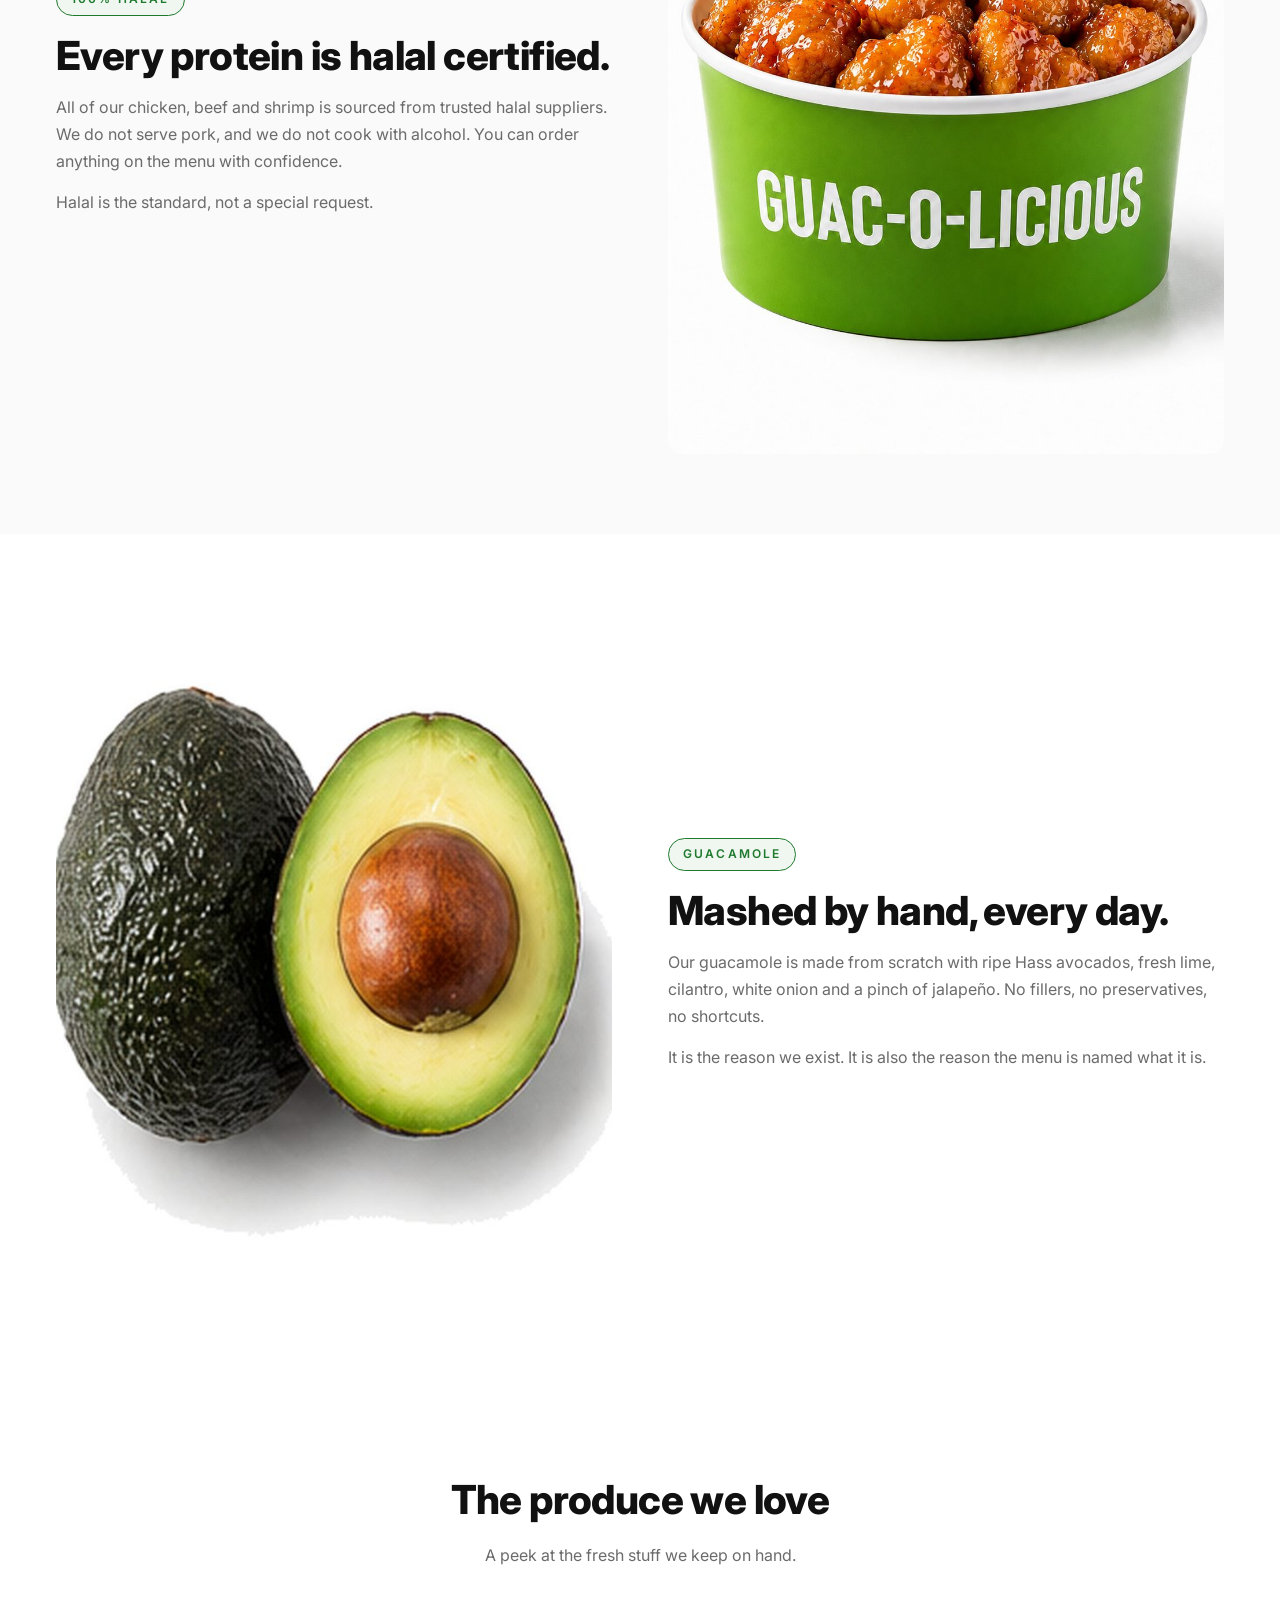
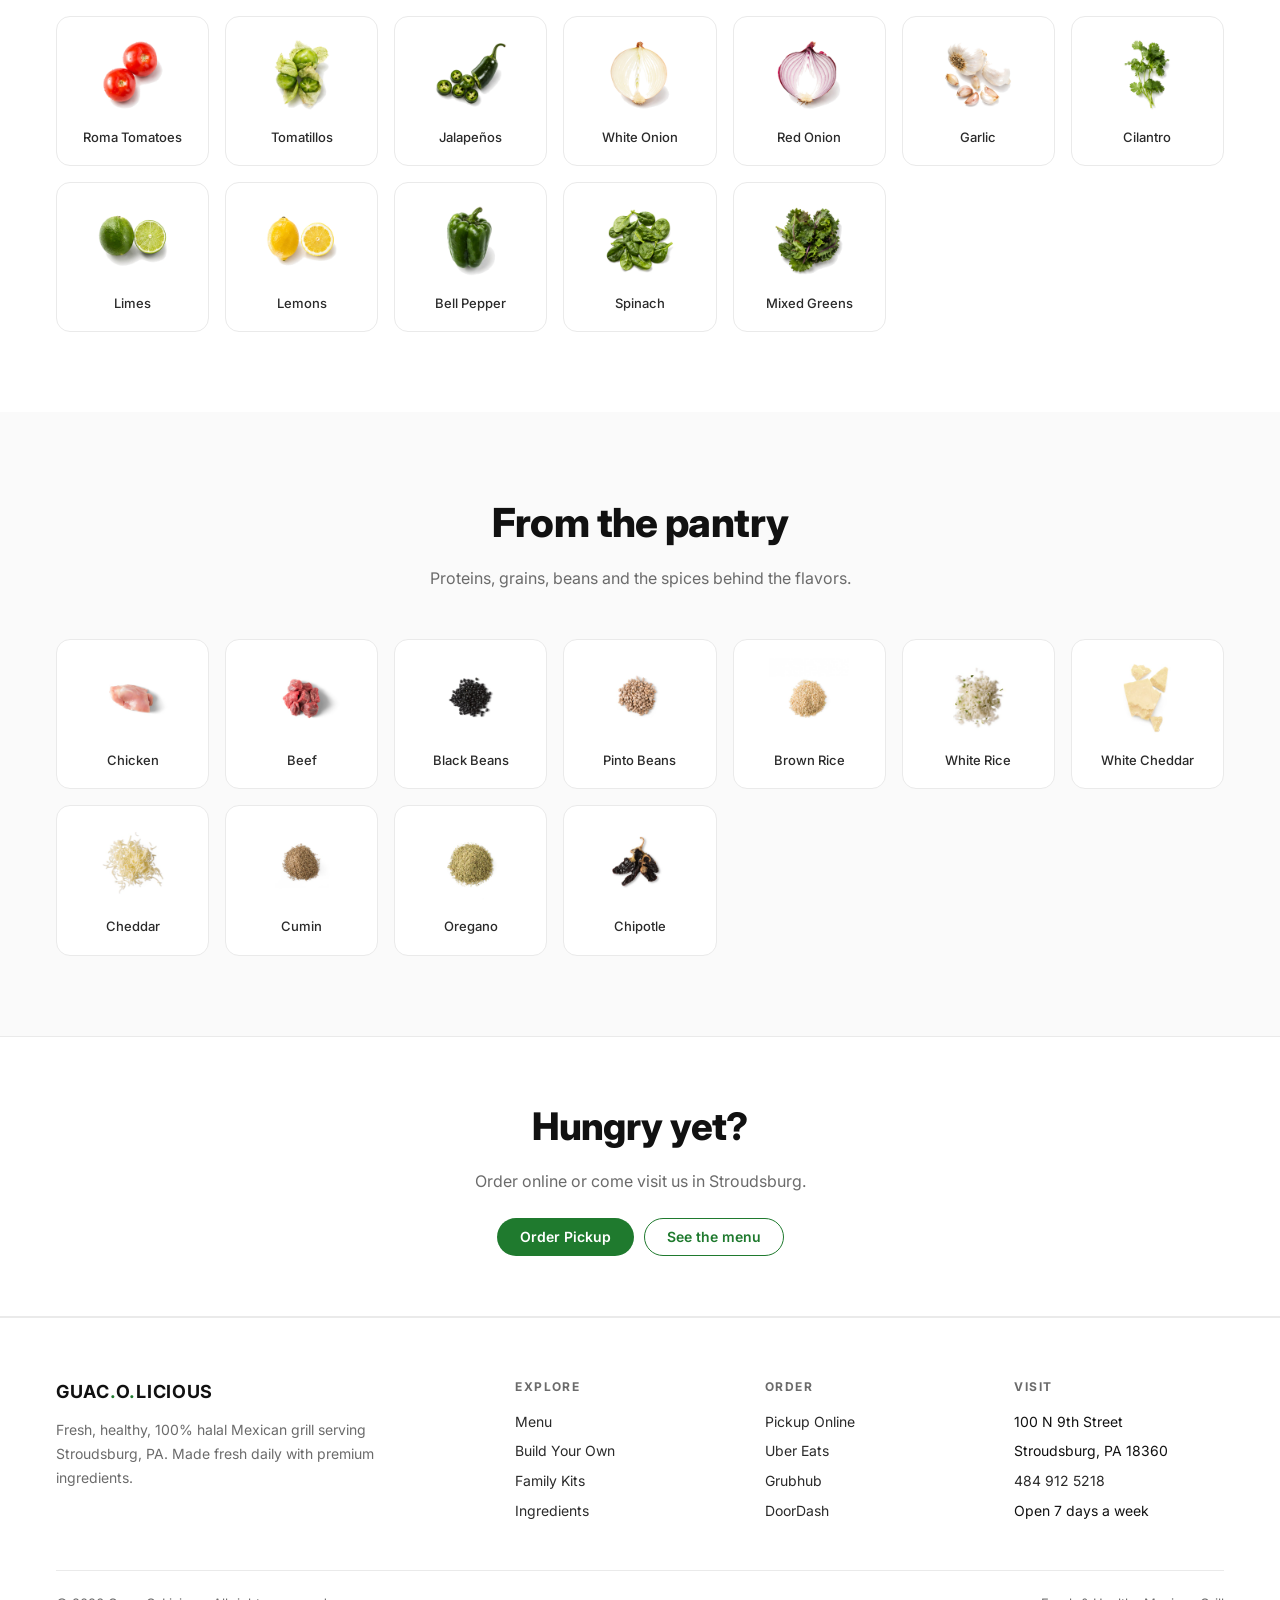
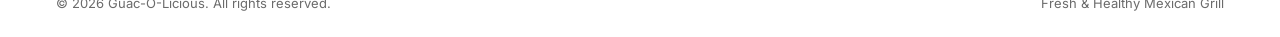
<file: ingredients.html>
<!DOCTYPE html>
<html lang="en">
<head>
    <meta charset="UTF-8">
    <meta name="viewport" content="width=device-width, initial-scale=1.0">
    <title>Our Ingredients | Guac-O-Licious</title>
    <meta name="description" content="Real produce, premium proteins and homemade sauces. Here is what goes into every plate at Guac-O-Licious.">
    <link rel="preconnect" href="https://fonts.googleapis.com">
    <link rel="preconnect" href="https://fonts.gstatic.com" crossorigin>
    <link href="https://fonts.googleapis.com/css2?family=Inter:wght@400;500;600;700;800&display=swap" rel="stylesheet">
    <link rel="stylesheet" href="styles.css">
</head>
<body>

    <div class="topbar">
        <strong>100% HALAL</strong>
        <span class="pipe">|</span>
        <strong>10% OFF ALWAYS</strong>
        for Students, Military, Veterans, Seniors 60+, Medical Workers & First Responders
    </div>

    <header class="nav">
        <div class="nav-inner">
            <a href="index.html" class="brand">GUAC<span class="dot">.</span>O<span class="dot">.</span>LICIOUS</a>
            <nav>
                <ul class="nav-links" id="navLinks">
                    <li><a href="index.html">Home</a></li>
                    <li><a href="menu.html">Menu</a></li>
                    <li><a href="build.html">Build Your Own</a></li>
                    <li><a href="family.html">Family Kits</a></li>
                    <li><a href="ingredients.html" class="active">Ingredients</a></li>
                    <li><a href="contact.html">Visit</a></li>
                </ul>
            </nav>
            <a href="order.html" class="btn btn-primary">Order Pickup</a>
            <button class="mobile-toggle" onclick="document.getElementById('navLinks').classList.toggle('open')"><span></span><span></span><span></span></button>
        </div>
    </header>

    <div class="page-head">
        <span class="eyebrow">What's Inside</span>
        <h1>Real food. Nothing to hide.</h1>
        <p>Every salsa, sauce and side starts with whole produce, prepped that morning. Here is a look at what goes into our kitchen.</p>
    </div>

    <!-- Hero collage -->
    <section class="section" style="padding-top: 0;">
        <div class="section-inner">
            <img src="7.jpg" alt="Fresh produce used at Guac-O-Licious" style="width: 100%; border-radius: var(--radius-lg); border: 1px solid var(--line);">
        </div>
    </section>

    <!-- Halal story -->
    <section class="section soft">
        <div class="section-inner split">
            <div>
                <span class="eyebrow" style="color: var(--green); border-color: var(--green); background: var(--green-soft); margin-bottom: 18px;">100% Halal</span>
                <h2>Every protein is halal certified.</h2>
                <p>All of our chicken, beef and shrimp is sourced from trusted halal suppliers. We do not serve pork, and we do not cook with alcohol. You can order anything on the menu with confidence.</p>
                <p>Halal is the standard, not a special request.</p>
            </div>
            <img src="NEW_Food_Images/chicken-al-pastor.jpg" alt="Halal grilled chicken">
        </div>
    </section>

    <!-- Guacamole story -->
    <section class="section">
        <div class="section-inner split">
            <img src="Vegetables/avocado.jpg" alt="Fresh avocados">
            <div>
                <span class="eyebrow" style="color: var(--green); border-color: var(--green); background: var(--green-soft); margin-bottom: 18px;">Guacamole</span>
                <h2>Mashed by hand, every day.</h2>
                <p>Our guacamole is made from scratch with ripe Hass avocados, fresh lime, cilantro, white onion and a pinch of jalapeño. No fillers, no preservatives, no shortcuts.</p>
                <p>It is the reason we exist. It is also the reason the menu is named what it is.</p>
            </div>
        </div>
    </section>

    <!-- Fresh produce grid -->
    <section class="section">
        <div class="section-inner">
            <div class="section-head">
                <h2>The produce we love</h2>
                <p>A peek at the fresh stuff we keep on hand.</p>
            </div>
            <div class="ing-grid">
                <div class="ing"><img src="Vegetables/tomatoes.jpg" alt="Tomatoes"><div class="name">Roma Tomatoes</div></div>
                <div class="ing"><img src="Vegetables/tomatillos.jpg" alt="Tomatillos"><div class="name">Tomatillos</div></div>
                <div class="ing"><img src="Vegetables/jalapenos.jpg" alt="Jalapeños"><div class="name">Jalapeños</div></div>
                <div class="ing"><img src="Vegetables/white-onion.jpg" alt="White Onion"><div class="name">White Onion</div></div>
                <div class="ing"><img src="Vegetables/red-onion.jpg" alt="Red Onion"><div class="name">Red Onion</div></div>
                <div class="ing"><img src="Vegetables/garlic.jpg" alt="Garlic"><div class="name">Garlic</div></div>
                <div class="ing"><img src="Vegetables/cilantro.jpg" alt="Cilantro"><div class="name">Cilantro</div></div>
                <div class="ing"><img src="Vegetables/limes.jpg" alt="Limes"><div class="name">Limes</div></div>
                <div class="ing"><img src="Vegetables/lemons.jpg" alt="Lemons"><div class="name">Lemons</div></div>
                <div class="ing"><img src="Vegetables/green-bell-pepper.jpg" alt="Green Bell Pepper"><div class="name">Bell Pepper</div></div>
                <div class="ing"><img src="Vegetables/spinach.jpg" alt="Spinach"><div class="name">Spinach</div></div>
                <div class="ing"><img src="Vegetables/mixed-greens.jpg" alt="Mixed Greens"><div class="name">Mixed Greens</div></div>
            </div>
        </div>
    </section>

    <!-- Pantry grid -->
    <section class="section soft">
        <div class="section-inner">
            <div class="section-head">
                <h2>From the pantry</h2>
                <p>Proteins, grains, beans and the spices behind the flavors.</p>
            </div>
            <div class="ing-grid">
                <div class="ing"><img src="Ingredients/chicken.jpg" alt="Chicken"><div class="name">Chicken</div></div>
                <div class="ing"><img src="Ingredients/beef.jpg" alt="Beef"><div class="name">Beef</div></div>
                <div class="ing"><img src="Ingredients/black-beans.jpg" alt="Black Beans"><div class="name">Black Beans</div></div>
                <div class="ing"><img src="Ingredients/pinto-beans.jpg" alt="Pinto Beans"><div class="name">Pinto Beans</div></div>
                <div class="ing"><img src="Ingredients/brown-rice.jpg" alt="Brown Rice"><div class="name">Brown Rice</div></div>
                <div class="ing"><img src="Ingredients/white-rice.jpg" alt="White Rice"><div class="name">White Rice</div></div>
                <div class="ing"><img src="Ingredients/white-cheddar.jpg" alt="White Cheddar"><div class="name">White Cheddar</div></div>
                <div class="ing"><img src="Ingredients/cheddar-cheese.jpg" alt="Cheddar"><div class="name">Cheddar</div></div>
                <div class="ing"><img src="Ingredients/cumin.jpg" alt="Cumin"><div class="name">Cumin</div></div>
                <div class="ing"><img src="Ingredients/oregano.jpg" alt="Oregano"><div class="name">Oregano</div></div>
                <div class="ing"><img src="Ingredients/chipotle-chile.jpg" alt="Chipotle Chile"><div class="name">Chipotle</div></div>
            </div>
        </div>
    </section>

    <section class="cta-banner">
        <h2>Hungry yet?</h2>
        <p>Order online or come visit us in Stroudsburg.</p>
        <div class="btn-row">
            <a href="order.html" class="btn btn-primary">Order Pickup</a>
            <a href="menu.html" class="btn btn-ghost">See the menu</a>
        </div>
    </section>

    <footer class="footer">
        <div class="footer-inner">
            <div class="brand-block">
                <div class="brand">GUAC<span class="dot">.</span>O<span class="dot">.</span>LICIOUS</div>
                <p>Fresh, healthy, 100% halal Mexican grill serving Stroudsburg, PA. Made fresh daily with premium ingredients.</p>
            </div>
            <div>
                <h4>Explore</h4>
                <ul>
                    <li><a href="menu.html">Menu</a></li>
                    <li><a href="build.html">Build Your Own</a></li>
                    <li><a href="family.html">Family Kits</a></li>
                    <li><a href="ingredients.html">Ingredients</a></li>
                </ul>
            </div>
            <div>
                <h4>Order</h4>
                <ul>
                    <li><a href="order.html">Pickup Online</a></li>
                    <li><a href="https://www.ubereats.com/store/guac-o-licious-mexican-grill-100-north-9th-street/vfTOrEP9XjSD5LqVnMiB6w" target="_blank" rel="noopener">Uber Eats</a></li>
                    <li><a href="https://www.grubhub.com" target="_blank" rel="noopener">Grubhub</a></li>
                    <li><a href="https://www.doordash.com" target="_blank" rel="noopener">DoorDash</a></li>
                </ul>
            </div>
            <div>
                <h4>Visit</h4>
                <ul>
                    <li>100 N 9th Street</li>
                    <li>Stroudsburg, PA 18360</li>
                    <li><a href="tel:484-912-5218">484 912 5218</a></li>
                    <li>Open 7 days a week</li>
                </ul>
            </div>
        </div>
        <div class="footer-bottom">
            <span>© 2026 Guac-O-Licious. All rights reserved.</span>
            <span>Fresh & Healthy Mexican Grill</span>
        </div>
    </footer>

</body>
</html>
</file>
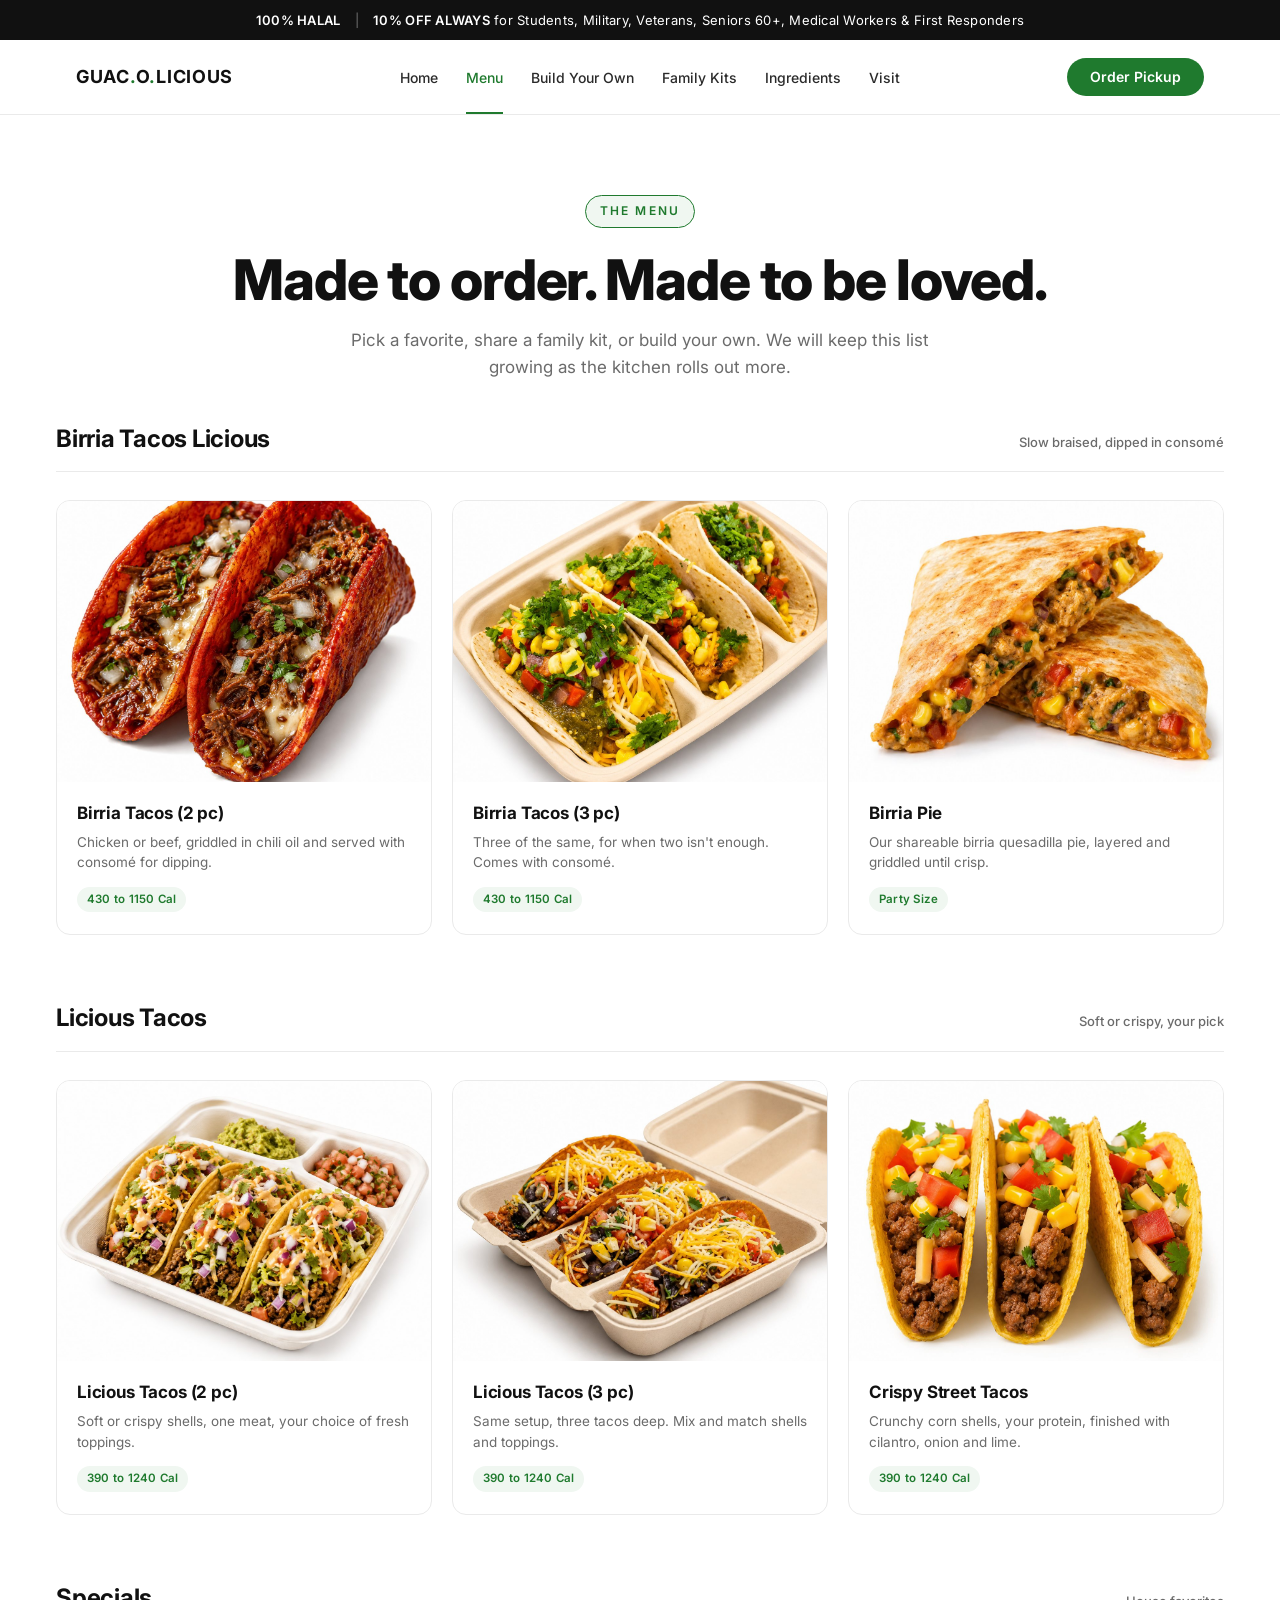
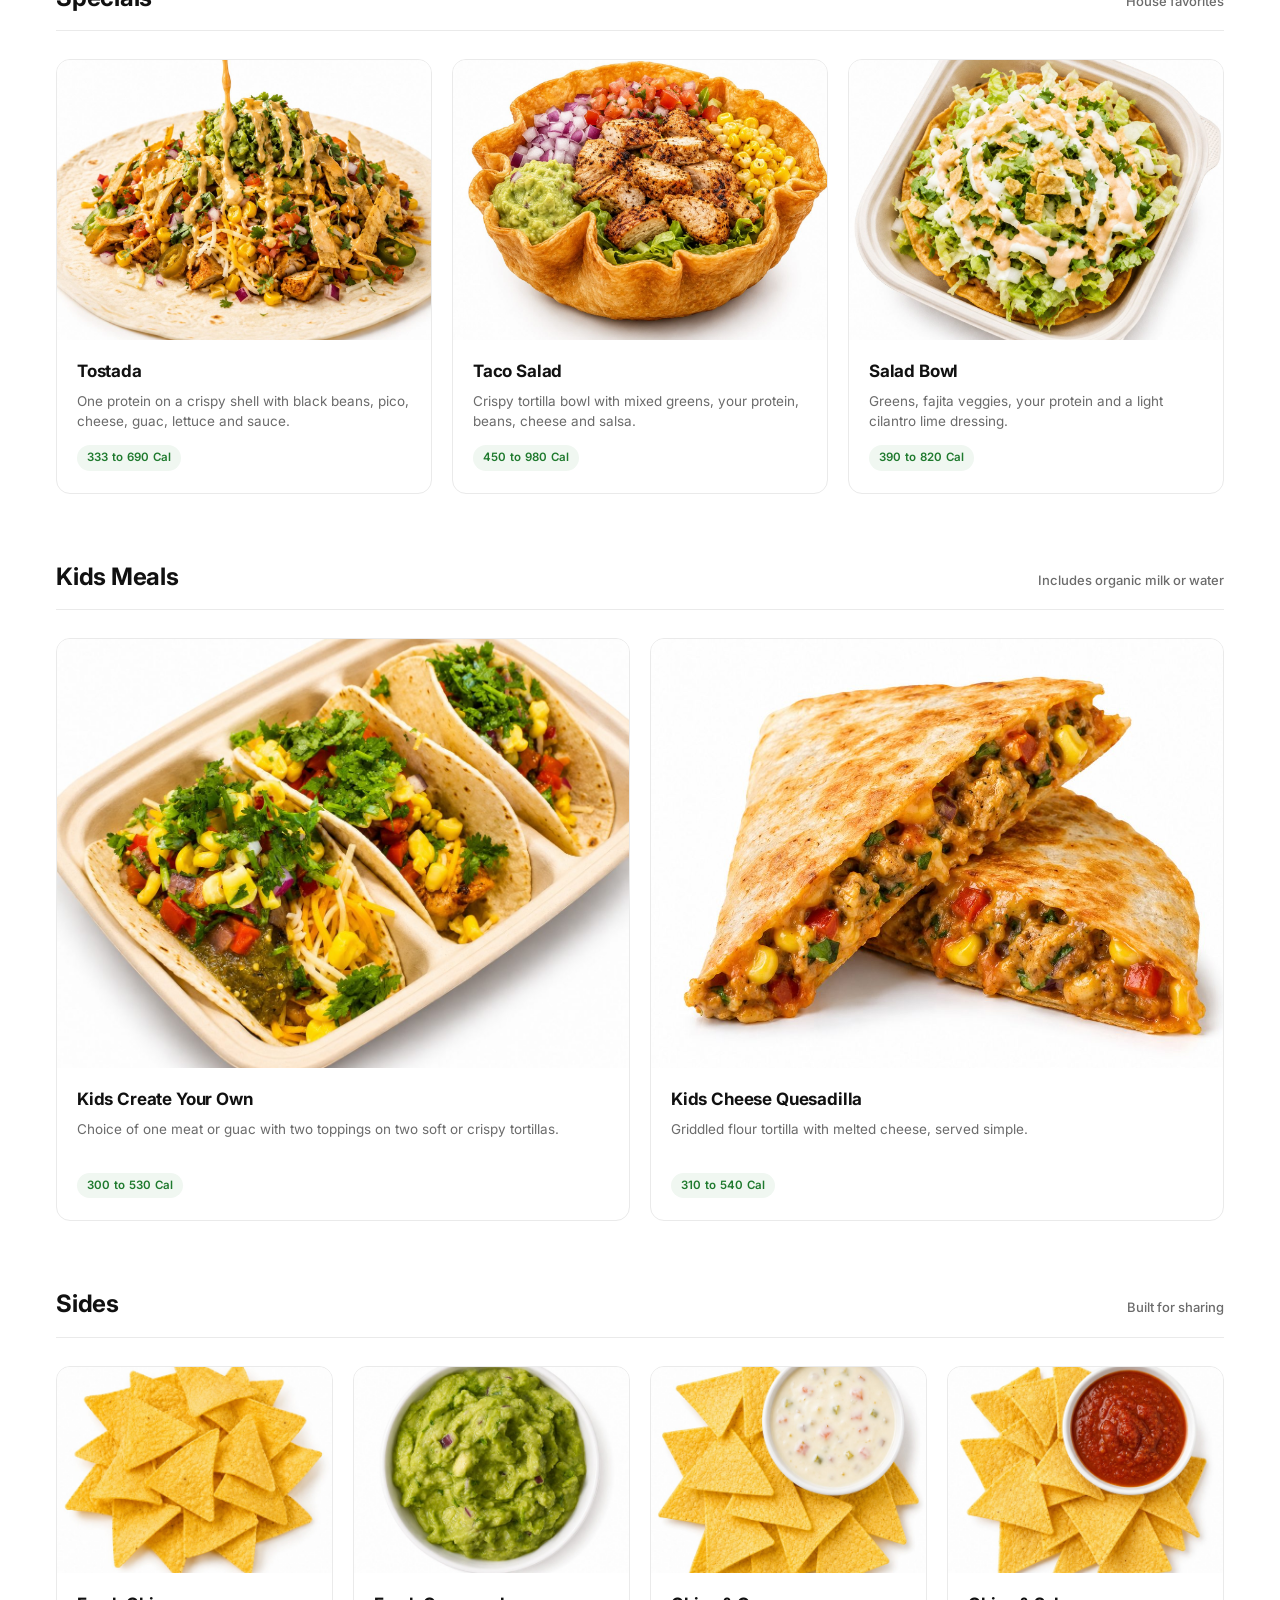
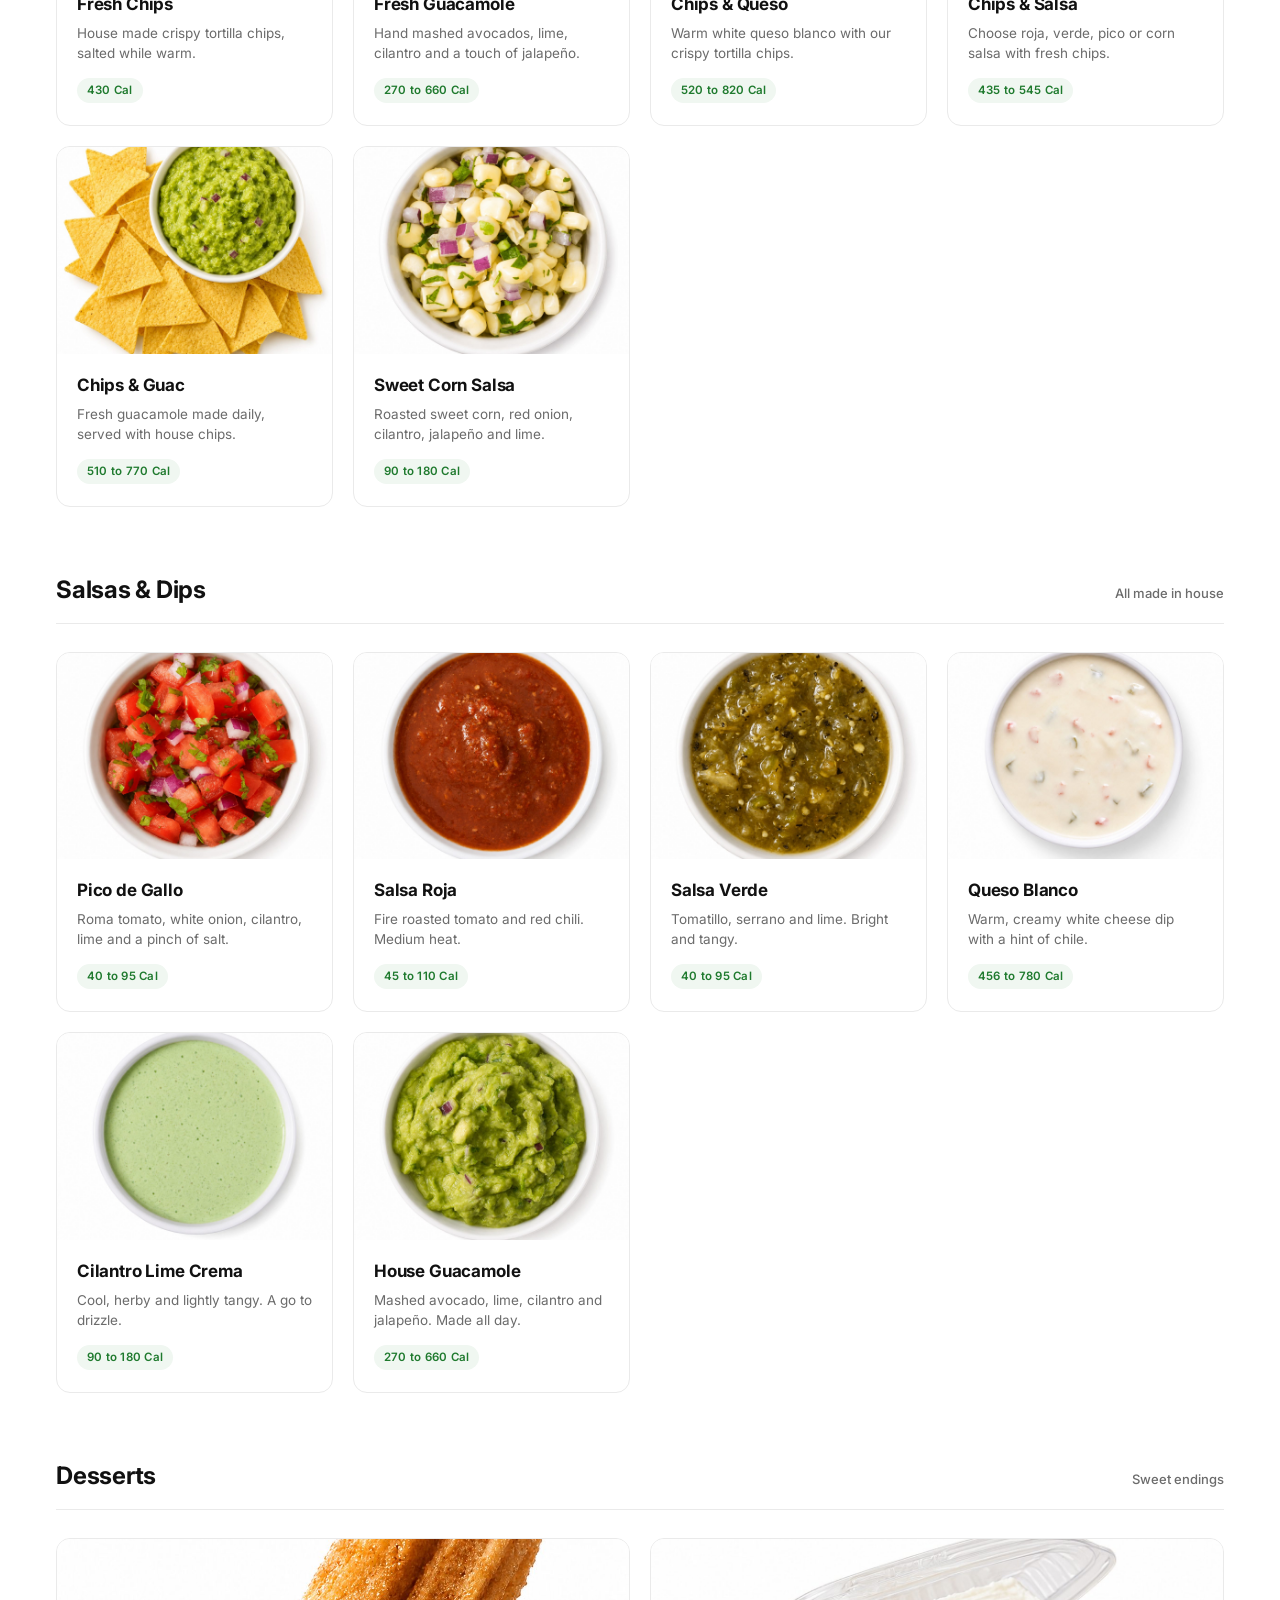
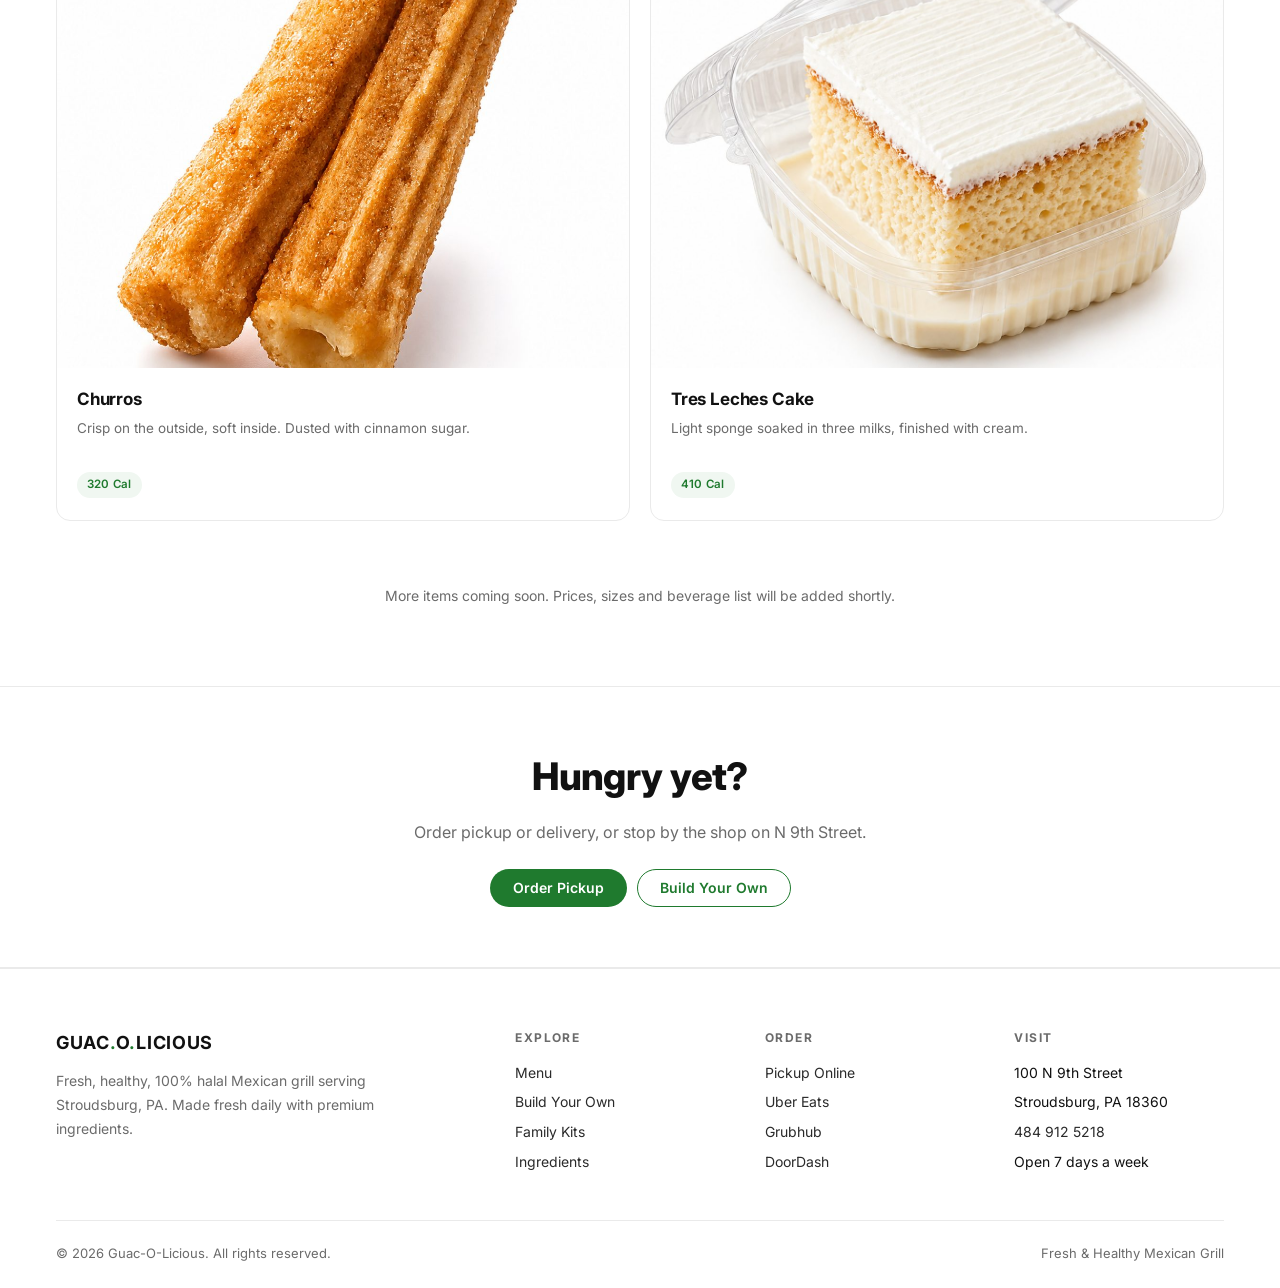
<file: menu.html>
<!DOCTYPE html>
<html lang="en">
<head>
    <meta charset="UTF-8">
    <meta name="viewport" content="width=device-width, initial-scale=1.0">
    <title>Menu | Guac-O-Licious</title>
    <meta name="description" content="Birria tacos, burrito bowls, nachos, quesadillas, sides, drinks and desserts. Fresh and made to order.">
    <link rel="preconnect" href="https://fonts.googleapis.com">
    <link rel="preconnect" href="https://fonts.gstatic.com" crossorigin>
    <link href="https://fonts.googleapis.com/css2?family=Inter:wght@400;500;600;700;800&display=swap" rel="stylesheet">
    <link rel="stylesheet" href="styles.css">
</head>
<body>

    <div class="topbar">
        <strong>100% HALAL</strong>
        <span class="pipe">|</span>
        <strong>10% OFF ALWAYS</strong>
        for Students, Military, Veterans, Seniors 60+, Medical Workers & First Responders
    </div>

    <header class="nav">
        <div class="nav-inner">
            <a href="index.html" class="brand">GUAC<span class="dot">.</span>O<span class="dot">.</span>LICIOUS</a>
            <nav>
                <ul class="nav-links" id="navLinks">
                    <li><a href="index.html">Home</a></li>
                    <li><a href="menu.html" class="active">Menu</a></li>
                    <li><a href="build.html">Build Your Own</a></li>
                    <li><a href="family.html">Family Kits</a></li>
                    <li><a href="ingredients.html">Ingredients</a></li>
                    <li><a href="contact.html">Visit</a></li>
                </ul>
            </nav>
            <a href="order.html" class="btn btn-primary">Order Pickup</a>
            <button class="mobile-toggle" onclick="document.getElementById('navLinks').classList.toggle('open')"><span></span><span></span><span></span></button>
        </div>
    </header>

    <div class="page-head">
        <span class="eyebrow">The Menu</span>
        <h1>Made to order. Made to be loved.</h1>
        <p>Pick a favorite, share a family kit, or build your own. We will keep this list growing as the kitchen rolls out more.</p>
    </div>

    <section class="section" style="padding-top: 0;">
        <div class="section-inner">

            <!-- BIRRIA TACOS LICIOUS -->
            <div class="menu-cat">
                <h2>Birria Tacos Licious <span class="small">Slow braised, dipped in consomé</span></h2>
                <div class="feature-grid">
                    <article class="feature-card">
                        <div class="ph"><img src="NEW_Food_Images/birria-tacos.jpg" alt="Birria Tacos 2 piece"></div>
                        <div class="body">
                            <h3>Birria Tacos (2 pc)</h3>
                            <p>Chicken or beef, griddled in chili oil and served with consomé for dipping.</p>
                            <span class="cal-tag">430 to 1150 Cal</span>
                        </div>
                    </article>
                    <article class="feature-card">
                        <div class="ph"><img src="NEW_Food_Images/tacos-soft.jpg" alt="Birria Tacos 3 piece"></div>
                        <div class="body">
                            <h3>Birria Tacos (3 pc)</h3>
                            <p>Three of the same, for when two isn't enough. Comes with consomé.</p>
                            <span class="cal-tag">430 to 1150 Cal</span>
                        </div>
                    </article>
                    <article class="feature-card">
                        <div class="ph"><img src="NEW_Food_Images/quesadilla.jpg" alt="Birria Pie"></div>
                        <div class="body">
                            <h3>Birria Pie</h3>
                            <p>Our shareable birria quesadilla pie, layered and griddled until crisp.</p>
                            <span class="cal-tag">Party Size</span>
                        </div>
                    </article>
                </div>
            </div>

            <!-- LICIOUS TACOS -->
            <div class="menu-cat">
                <h2>Licious Tacos <span class="small">Soft or crispy, your pick</span></h2>
                <div class="feature-grid">
                    <article class="feature-card">
                        <div class="ph"><img src="NEW_Food_Images/tacos-ground-beef.jpg" alt="Tacos 2 piece"></div>
                        <div class="body">
                            <h3>Licious Tacos (2 pc)</h3>
                            <p>Soft or crispy shells, one meat, your choice of fresh toppings.</p>
                            <span class="cal-tag">390 to 1240 Cal</span>
                        </div>
                    </article>
                    <article class="feature-card">
                        <div class="ph"><img src="NEW_Food_Images/tacos-loaded.jpg" alt="Tacos 3 piece"></div>
                        <div class="body">
                            <h3>Licious Tacos (3 pc)</h3>
                            <p>Same setup, three tacos deep. Mix and match shells and toppings.</p>
                            <span class="cal-tag">390 to 1240 Cal</span>
                        </div>
                    </article>
                    <article class="feature-card">
                        <div class="ph"><img src="NEW_Food_Images/crispy-tacos.jpg" alt="Crispy Tacos"></div>
                        <div class="body">
                            <h3>Crispy Street Tacos</h3>
                            <p>Crunchy corn shells, your protein, finished with cilantro, onion and lime.</p>
                            <span class="cal-tag">390 to 1240 Cal</span>
                        </div>
                    </article>
                </div>
            </div>

            <!-- SPECIAL LICIOUS -->
            <div class="menu-cat">
                <h2>Specials <span class="small">House favorites</span></h2>
                <div class="feature-grid">
                    <article class="feature-card">
                        <div class="ph"><img src="NEW_Food_Images/tostada.jpg" alt="Tostada"></div>
                        <div class="body">
                            <h3>Tostada</h3>
                            <p>One protein on a crispy shell with black beans, pico, cheese, guac, lettuce and sauce.</p>
                            <span class="cal-tag">333 to 690 Cal</span>
                        </div>
                    </article>
                    <article class="feature-card">
                        <div class="ph"><img src="NEW_Food_Images/taco-salad.jpg" alt="Taco Salad"></div>
                        <div class="body">
                            <h3>Taco Salad</h3>
                            <p>Crispy tortilla bowl with mixed greens, your protein, beans, cheese and salsa.</p>
                            <span class="cal-tag">450 to 980 Cal</span>
                        </div>
                    </article>
                    <article class="feature-card">
                        <div class="ph"><img src="NEW_Food_Images/salad-bowl.jpg" alt="Salad Bowl"></div>
                        <div class="body">
                            <h3>Salad Bowl</h3>
                            <p>Greens, fajita veggies, your protein and a light cilantro lime dressing.</p>
                            <span class="cal-tag">390 to 820 Cal</span>
                        </div>
                    </article>
                </div>
            </div>

            <!-- KIDS -->
            <div class="menu-cat">
                <h2>Kids Meals <span class="small">Includes organic milk or water</span></h2>
                <div class="feature-grid">
                    <article class="feature-card">
                        <div class="ph"><img src="NEW_Food_Images/tacos-soft.jpg" alt="Kids Create Your Own"></div>
                        <div class="body">
                            <h3>Kids Create Your Own</h3>
                            <p>Choice of one meat or guac with two toppings on two soft or crispy tortillas.</p>
                            <span class="cal-tag">300 to 530 Cal</span>
                        </div>
                    </article>
                    <article class="feature-card">
                        <div class="ph"><img src="NEW_Food_Images/quesadilla.jpg" alt="Kids Cheese Quesadilla"></div>
                        <div class="body">
                            <h3>Kids Cheese Quesadilla</h3>
                            <p>Griddled flour tortilla with melted cheese, served simple.</p>
                            <span class="cal-tag">310 to 540 Cal</span>
                        </div>
                    </article>
                </div>
            </div>

            <!-- SIDES -->
            <div class="menu-cat">
                <h2>Sides <span class="small">Built for sharing</span></h2>
                <div class="feature-grid">
                    <article class="feature-card">
                        <div class="ph"><img src="NEW_Food_Images/chips.jpg" alt="Fresh Chips"></div>
                        <div class="body">
                            <h3>Fresh Chips</h3>
                            <p>House made crispy tortilla chips, salted while warm.</p>
                            <span class="cal-tag">430 Cal</span>
                        </div>
                    </article>
                    <article class="feature-card">
                        <div class="ph"><img src="NEW_Food_Images/guacamole.jpg" alt="Fresh Guacamole"></div>
                        <div class="body">
                            <h3>Fresh Guacamole</h3>
                            <p>Hand mashed avocados, lime, cilantro and a touch of jalapeño.</p>
                            <span class="cal-tag">270 to 660 Cal</span>
                        </div>
                    </article>
                    <article class="feature-card">
                        <div class="ph"><img src="NEW_Food_Images/chips-queso.jpg" alt="Chips and Queso"></div>
                        <div class="body">
                            <h3>Chips & Queso</h3>
                            <p>Warm white queso blanco with our crispy tortilla chips.</p>
                            <span class="cal-tag">520 to 820 Cal</span>
                        </div>
                    </article>
                    <article class="feature-card">
                        <div class="ph"><img src="NEW_Food_Images/chips-salsa-roja.jpg" alt="Chips and Salsa"></div>
                        <div class="body">
                            <h3>Chips & Salsa</h3>
                            <p>Choose roja, verde, pico or corn salsa with fresh chips.</p>
                            <span class="cal-tag">435 to 545 Cal</span>
                        </div>
                    </article>
                    <article class="feature-card">
                        <div class="ph"><img src="NEW_Food_Images/chips-guacamole.jpg" alt="Chips and Guac"></div>
                        <div class="body">
                            <h3>Chips & Guac</h3>
                            <p>Fresh guacamole made daily, served with house chips.</p>
                            <span class="cal-tag">510 to 770 Cal</span>
                        </div>
                    </article>
                    <article class="feature-card">
                        <div class="ph"><img src="NEW_Food_Images/corn-salsa.jpg" alt="Sweet Corn Salsa"></div>
                        <div class="body">
                            <h3>Sweet Corn Salsa</h3>
                            <p>Roasted sweet corn, red onion, cilantro, jalapeño and lime.</p>
                            <span class="cal-tag">90 to 180 Cal</span>
                        </div>
                    </article>
                </div>
            </div>

            <!-- SAUCES & DIPS -->
            <div class="menu-cat">
                <h2>Salsas & Dips <span class="small">All made in house</span></h2>
                <div class="feature-grid">
                    <article class="feature-card">
                        <div class="ph"><img src="NEW_Food_Images/pico-de-gallo.jpg" alt="Pico de Gallo"></div>
                        <div class="body">
                            <h3>Pico de Gallo</h3>
                            <p>Roma tomato, white onion, cilantro, lime and a pinch of salt.</p>
                            <span class="cal-tag">40 to 95 Cal</span>
                        </div>
                    </article>
                    <article class="feature-card">
                        <div class="ph"><img src="NEW_Food_Images/salsa-roja.jpg" alt="Salsa Roja"></div>
                        <div class="body">
                            <h3>Salsa Roja</h3>
                            <p>Fire roasted tomato and red chili. Medium heat.</p>
                            <span class="cal-tag">45 to 110 Cal</span>
                        </div>
                    </article>
                    <article class="feature-card">
                        <div class="ph"><img src="NEW_Food_Images/salsa-verde.jpg" alt="Salsa Verde"></div>
                        <div class="body">
                            <h3>Salsa Verde</h3>
                            <p>Tomatillo, serrano and lime. Bright and tangy.</p>
                            <span class="cal-tag">40 to 95 Cal</span>
                        </div>
                    </article>
                    <article class="feature-card">
                        <div class="ph"><img src="NEW_Food_Images/queso-blanco.jpg" alt="Queso Blanco"></div>
                        <div class="body">
                            <h3>Queso Blanco</h3>
                            <p>Warm, creamy white cheese dip with a hint of chile.</p>
                            <span class="cal-tag">456 to 780 Cal</span>
                        </div>
                    </article>
                    <article class="feature-card">
                        <div class="ph"><img src="NEW_Food_Images/cilantro-lime-crema.jpg" alt="Cilantro Lime Crema"></div>
                        <div class="body">
                            <h3>Cilantro Lime Crema</h3>
                            <p>Cool, herby and lightly tangy. A go to drizzle.</p>
                            <span class="cal-tag">90 to 180 Cal</span>
                        </div>
                    </article>
                    <article class="feature-card">
                        <div class="ph"><img src="NEW_Food_Images/guacamole.jpg" alt="House Guacamole"></div>
                        <div class="body">
                            <h3>House Guacamole</h3>
                            <p>Mashed avocado, lime, cilantro and jalapeño. Made all day.</p>
                            <span class="cal-tag">270 to 660 Cal</span>
                        </div>
                    </article>
                </div>
            </div>

            <!-- DESSERTS -->
            <div class="menu-cat">
                <h2>Desserts <span class="small">Sweet endings</span></h2>
                <div class="feature-grid">
                    <article class="feature-card">
                        <div class="ph"><img src="NEW_Food_Images/churros.jpg" alt="Churros"></div>
                        <div class="body">
                            <h3>Churros</h3>
                            <p>Crisp on the outside, soft inside. Dusted with cinnamon sugar.</p>
                            <span class="cal-tag">320 Cal</span>
                        </div>
                    </article>
                    <article class="feature-card">
                        <div class="ph"><img src="NEW_Food_Images/tres-leches.jpg" alt="Tres Leches Cake"></div>
                        <div class="body">
                            <h3>Tres Leches Cake</h3>
                            <p>Light sponge soaked in three milks, finished with cream.</p>
                            <span class="cal-tag">410 Cal</span>
                        </div>
                    </article>
                </div>
            </div>

            <p style="text-align: center; color: var(--muted); font-size: 14px; margin-top: 40px;">More items coming soon. Prices, sizes and beverage list will be added shortly.</p>
        </div>
    </section>

    <section class="cta-banner">
        <h2>Hungry yet?</h2>
        <p>Order pickup or delivery, or stop by the shop on N 9th Street.</p>
        <div class="btn-row">
            <a href="order.html" class="btn btn-primary">Order Pickup</a>
            <a href="build.html" class="btn btn-ghost">Build Your Own</a>
        </div>
    </section>

    <footer class="footer">
        <div class="footer-inner">
            <div class="brand-block">
                <div class="brand">GUAC<span class="dot">.</span>O<span class="dot">.</span>LICIOUS</div>
                <p>Fresh, healthy, 100% halal Mexican grill serving Stroudsburg, PA. Made fresh daily with premium ingredients.</p>
            </div>
            <div>
                <h4>Explore</h4>
                <ul>
                    <li><a href="menu.html">Menu</a></li>
                    <li><a href="build.html">Build Your Own</a></li>
                    <li><a href="family.html">Family Kits</a></li>
                    <li><a href="ingredients.html">Ingredients</a></li>
                </ul>
            </div>
            <div>
                <h4>Order</h4>
                <ul>
                    <li><a href="order.html">Pickup Online</a></li>
                    <li><a href="https://www.ubereats.com/store/guac-o-licious-mexican-grill-100-north-9th-street/vfTOrEP9XjSD5LqVnMiB6w" target="_blank" rel="noopener">Uber Eats</a></li>
                    <li><a href="https://www.grubhub.com" target="_blank" rel="noopener">Grubhub</a></li>
                    <li><a href="https://www.doordash.com" target="_blank" rel="noopener">DoorDash</a></li>
                </ul>
            </div>
            <div>
                <h4>Visit</h4>
                <ul>
                    <li>100 N 9th Street</li>
                    <li>Stroudsburg, PA 18360</li>
                    <li><a href="tel:484-912-5218">484 912 5218</a></li>
                    <li>Open 7 days a week</li>
                </ul>
            </div>
        </div>
        <div class="footer-bottom">
            <span>© 2026 Guac-O-Licious. All rights reserved.</span>
            <span>Fresh & Healthy Mexican Grill</span>
        </div>
    </footer>

</body>
</html>
</file>
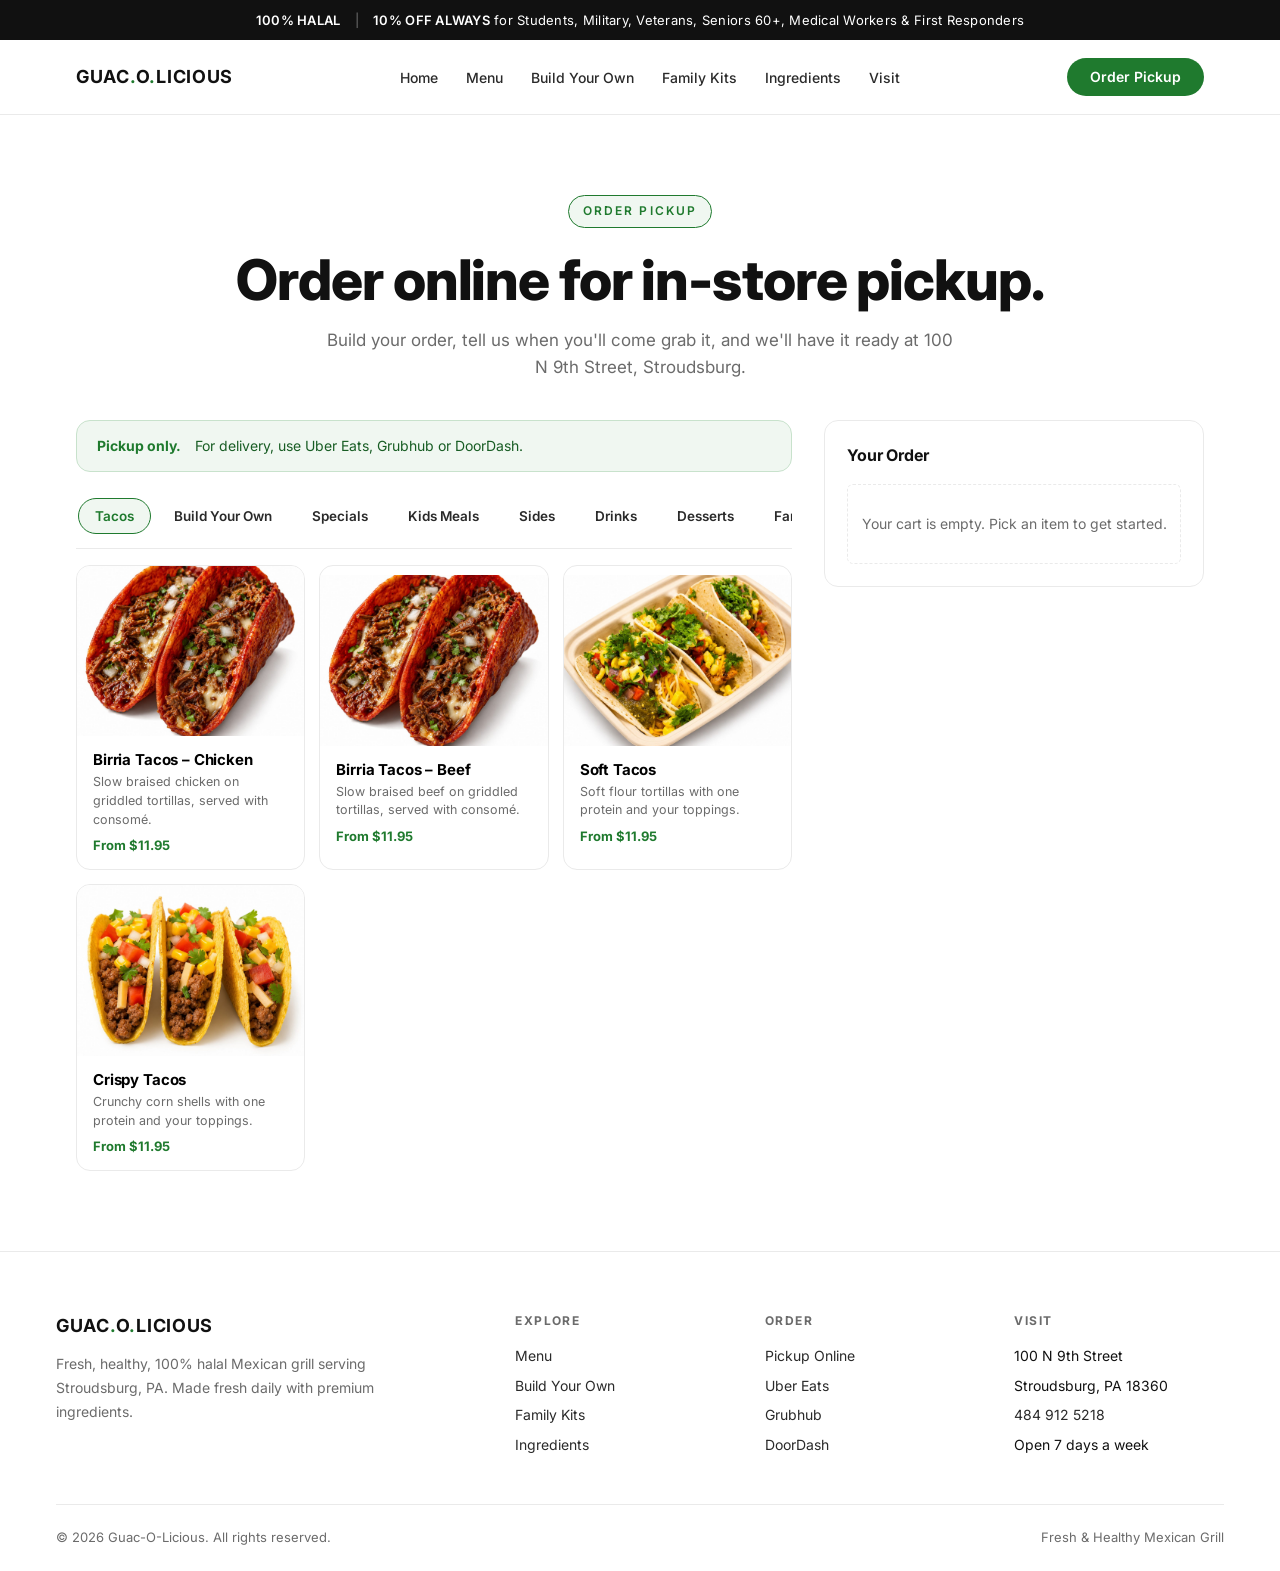
<file: order.html>
<!DOCTYPE html>
<html lang="en">
<head>
    <meta charset="UTF-8">
    <meta name="viewport" content="width=device-width, initial-scale=1.0">
    <title>Order Pickup | Guac-O-Licious</title>
    <meta name="description" content="Order pickup online from Guac-O-Licious in Stroudsburg, PA.">
    <link rel="preconnect" href="https://fonts.googleapis.com">
    <link rel="preconnect" href="https://fonts.gstatic.com" crossorigin>
    <link href="https://fonts.googleapis.com/css2?family=Inter:wght@400;500;600;700;800&display=swap" rel="stylesheet">
    <link rel="stylesheet" href="styles.css">
</head>
<body>

    <div class="topbar">
        <strong>100% HALAL</strong>
        <span class="pipe">|</span>
        <strong>10% OFF ALWAYS</strong>
        for Students, Military, Veterans, Seniors 60+, Medical Workers & First Responders
    </div>

    <header class="nav">
        <div class="nav-inner">
            <a href="index.html" class="brand">GUAC<span class="dot">.</span>O<span class="dot">.</span>LICIOUS</a>
            <nav>
                <ul class="nav-links" id="navLinks">
                    <li><a href="index.html">Home</a></li>
                    <li><a href="menu.html">Menu</a></li>
                    <li><a href="build.html">Build Your Own</a></li>
                    <li><a href="family.html">Family Kits</a></li>
                    <li><a href="ingredients.html">Ingredients</a></li>
                    <li><a href="contact.html">Visit</a></li>
                </ul>
            </nav>
            <a href="order.html" class="btn btn-primary active-cta">Order Pickup</a>
            <button class="mobile-toggle" onclick="document.getElementById('navLinks').classList.toggle('open')"><span></span><span></span><span></span></button>
        </div>
    </header>

    <div class="page-head" style="padding-bottom: 16px;">
        <span class="eyebrow">Order Pickup</span>
        <h1>Order online for in-store pickup.</h1>
        <p>Build your order, tell us when you'll come grab it, and we'll have it ready at 100 N 9th Street, Stroudsburg.</p>
    </div>

    <main class="order-wrap" id="orderApp">

        <section class="order-main">
            <div class="pickup-notice">
                <strong>Pickup only.</strong>
                <span>For delivery, use Uber Eats, Grubhub or DoorDash.</span>
            </div>

            <div class="cat-tabs" id="catTabs"></div>
            <div class="item-grid" id="itemGrid"></div>
        </section>

        <aside class="cart-aside">
            <div class="cart-card" id="cartCard">
                <!-- rendered by JS -->
            </div>
        </aside>

    </main>

    <!-- Item modal -->
    <div class="modal-overlay" id="modalOverlay">
        <div class="modal" id="modal">
            <!-- rendered by JS -->
        </div>
    </div>

    <footer class="footer">
        <div class="footer-inner">
            <div class="brand-block">
                <div class="brand">GUAC<span class="dot">.</span>O<span class="dot">.</span>LICIOUS</div>
                <p>Fresh, healthy, 100% halal Mexican grill serving Stroudsburg, PA. Made fresh daily with premium ingredients.</p>
            </div>
            <div>
                <h4>Explore</h4>
                <ul>
                    <li><a href="menu.html">Menu</a></li>
                    <li><a href="build.html">Build Your Own</a></li>
                    <li><a href="family.html">Family Kits</a></li>
                    <li><a href="ingredients.html">Ingredients</a></li>
                </ul>
            </div>
            <div>
                <h4>Order</h4>
                <ul>
                    <li><a href="order.html">Pickup Online</a></li>
                    <li><a href="https://www.ubereats.com/store/guac-o-licious-mexican-grill-100-north-9th-street/vfTOrEP9XjSD5LqVnMiB6w" target="_blank" rel="noopener">Uber Eats</a></li>
                    <li><a href="https://www.grubhub.com" target="_blank" rel="noopener">Grubhub</a></li>
                    <li><a href="https://www.doordash.com" target="_blank" rel="noopener">DoorDash</a></li>
                </ul>
            </div>
            <div>
                <h4>Visit</h4>
                <ul>
                    <li>100 N 9th Street</li>
                    <li>Stroudsburg, PA 18360</li>
                    <li><a href="tel:484-912-5218">484 912 5218</a></li>
                    <li>Open 7 days a week</li>
                </ul>
            </div>
        </div>
        <div class="footer-bottom">
            <span>© 2026 Guac-O-Licious. All rights reserved.</span>
            <span>Fresh & Healthy Mexican Grill</span>
        </div>
    </footer>

    <script>
    /* =====================================================
       Menu data, derived from inventory export.
       Each item can declare modifier groups.
       ===================================================== */
    const PROTEIN_FREE = [
        "Grilled Chicken","Honey Chicken","Jerk Chicken","Grilled Steak",
        "Grilled Shrimp","Tofu","Impossible Meat","Beef Barbacoa",
        "Shredded Chicken","Ground Beef"
    ].map(n => ({ name: n, price: 0 }));

    const PROTEIN_PRICED = [
        { name: "Grilled Chicken", price: 12.95 },
        { name: "Honey Chipotle", price: 13.95 },
        { name: "Jerk Chicken", price: 13.95 },
        { name: "Grilled Steak", price: 13.95 },
        { name: "Ground Beef", price: 13.95 },
        { name: "Grilled Shrimp", price: 13.95 },
        { name: "Beef Barbacoa", price: 13.95 },
        { name: "Shredded Chicken", price: 13.95 },
        { name: "Veggie Fajita w/ Guac", price: 11.95 },
        { name: "Tofu", price: 11.95 },
        { name: "Impossible Meat", price: 11.95 },
        { name: "Cauliflower", price: 11.95 }
    ];

    const SAUCES = [
        "Chipotle","Mango","Limon","Sour Cream","Guacado","Smoky Habanero"
    ].map(n => ({ name: n, price: 0 }));

    const TOPPING_EXTRAS = [
        { name: "Fresh Guac", price: 1.95 },
        { name: "Extra Sauce", price: 0.50 },
        { name: "Extra Topping", price: 0.50 },
        { name: "Extra Tortilla", price: 0.99 }
    ];

    const MENU = {
        "Tacos": [
            { id:"birria-chk", name:"Birria Tacos – Chicken",
              desc:"Slow braised chicken on griddled tortillas, served with consomé.",
              img:"NEW_Food_Images/birria-tacos.jpg",
              from: 11.95,
              mods:[
                { id:"size", label:"Choose Size", required:true, max:1, options:[
                    {name:"2 Piece", price:11.95},
                    {name:"3 Piece", price:15.95},
                    {name:"Pie (shareable)", price:30.95}
                ]},
                { id:"sauce", label:"Homemade Sauce (pick up to 3)", required:false, max:3, options:SAUCES },
                { id:"extras", label:"Extras", required:false, max:null, options:TOPPING_EXTRAS }
              ]
            },
            { id:"birria-beef", name:"Birria Tacos – Beef",
              desc:"Slow braised beef on griddled tortillas, served with consomé.",
              img:"NEW_Food_Images/birria-tacos.jpg",
              from: 11.95,
              mods:[
                { id:"size", label:"Choose Size", required:true, max:1, options:[
                    {name:"2 Piece", price:11.95},
                    {name:"3 Piece", price:15.95},
                    {name:"Pie (shareable)", price:30.95}
                ]},
                { id:"sauce", label:"Homemade Sauce (pick up to 3)", required:false, max:3, options:SAUCES },
                { id:"extras", label:"Extras", required:false, max:null, options:TOPPING_EXTRAS }
              ]
            },
            { id:"soft-tacos", name:"Soft Tacos",
              desc:"Soft flour tortillas with one protein and your toppings.",
              img:"NEW_Food_Images/tacos-soft.jpg",
              from: 11.95,
              mods:[
                { id:"size", label:"Choose Size", required:true, max:1, options:[
                    {name:"2 Piece", price:11.95}, {name:"3 Piece", price:15.95}
                ]},
                { id:"protein", label:"Choose Protein", required:true, max:1, options:PROTEIN_FREE },
                { id:"sauce", label:"Homemade Sauce (pick up to 3)", required:false, max:3, options:SAUCES },
                { id:"extras", label:"Extras", required:false, max:null, options:TOPPING_EXTRAS }
              ]
            },
            { id:"crispy-tacos", name:"Crispy Tacos",
              desc:"Crunchy corn shells with one protein and your toppings.",
              img:"NEW_Food_Images/crispy-tacos.jpg",
              from: 11.95,
              mods:[
                { id:"size", label:"Choose Size", required:true, max:1, options:[
                    {name:"2 Piece", price:11.95}, {name:"3 Piece", price:15.95}
                ]},
                { id:"protein", label:"Choose Protein", required:true, max:1, options:PROTEIN_FREE },
                { id:"sauce", label:"Homemade Sauce (pick up to 3)", required:false, max:3, options:SAUCES },
                { id:"extras", label:"Extras", required:false, max:null, options:TOPPING_EXTRAS }
              ]
            }
        ],
        "Build Your Own": [
            { id:"byo-bowl", name:"Bowl", desc:"Rice, beans, protein, salsa and toppings in a bowl.", img:"NEW_Food_Images/burrito-bowl.jpg", from: 11.95,
              mods:[
                { id:"protein", label:"Choose Protein", required:true, max:1, options:PROTEIN_PRICED },
                { id:"sauce", label:"Homemade Sauce (pick up to 3)", required:false, max:3, options:SAUCES },
                { id:"extras", label:"Extras", required:false, max:null, options:TOPPING_EXTRAS }
              ]},
            { id:"byo-burrito", name:"Burrito", desc:"Flour tortilla wrapped around rice, beans, protein and toppings.", img:"NEW_Food_Images/burrito-chicken.jpg", from: 11.95,
              mods:[
                { id:"protein", label:"Choose Protein", required:true, max:1, options:PROTEIN_PRICED },
                { id:"sauce", label:"Homemade Sauce (pick up to 3)", required:false, max:3, options:SAUCES },
                { id:"extras", label:"Extras", required:false, max:null, options:TOPPING_EXTRAS }
              ]},
            { id:"byo-quesadilla", name:"Quesadilla", desc:"Griddled flour tortilla with melted cheese and protein.", img:"NEW_Food_Images/quesadilla.jpg", from: 11.95,
              mods:[
                { id:"protein", label:"Choose Protein", required:true, max:1, options:PROTEIN_PRICED },
                { id:"sauce", label:"Homemade Sauce (pick up to 3)", required:false, max:3, options:SAUCES },
                { id:"extras", label:"Extras", required:false, max:null, options:TOPPING_EXTRAS }
              ]},
            { id:"byo-crunchwrap", name:"Crunch Wrap", desc:"Crispy tostada layered with protein, cheese and salsa.", img:"NEW_Food_Images/crunchwrap.jpg", from: 11.95,
              mods:[
                { id:"protein", label:"Choose Protein", required:true, max:1, options:PROTEIN_PRICED },
                { id:"sauce", label:"Homemade Sauce (pick up to 3)", required:false, max:3, options:SAUCES },
                { id:"extras", label:"Extras", required:false, max:null, options:TOPPING_EXTRAS }
              ]},
            { id:"byo-nachos", name:"Nachos", desc:"House chips loaded with cheese, beans, protein and toppings.", img:"NEW_Food_Images/loaded-nachos.jpg", from: 11.95,
              mods:[
                { id:"protein", label:"Choose Protein", required:true, max:1, options:PROTEIN_PRICED },
                { id:"sauce", label:"Homemade Sauce (pick up to 3)", required:false, max:3, options:SAUCES },
                { id:"extras", label:"Extras", required:false, max:null, options:TOPPING_EXTRAS }
              ]},
            { id:"byo-salad", name:"Salad", desc:"Mixed greens, fajita veggies, protein and a light dressing.", img:"NEW_Food_Images/salad-bowl.jpg", from: 11.95,
              mods:[
                { id:"protein", label:"Choose Protein", required:true, max:1, options:PROTEIN_PRICED },
                { id:"sauce", label:"Homemade Sauce (pick up to 3)", required:false, max:3, options:SAUCES },
                { id:"extras", label:"Extras", required:false, max:null, options:TOPPING_EXTRAS }
              ]},
            { id:"byo-tacosalad", name:"Taco Salad", desc:"Crispy tortilla bowl with greens, protein, beans and salsa.", img:"NEW_Food_Images/taco-salad.jpg", from: 11.95,
              mods:[
                { id:"protein", label:"Choose Protein", required:true, max:1, options:PROTEIN_PRICED },
                { id:"sauce", label:"Homemade Sauce (pick up to 3)", required:false, max:3, options:SAUCES },
                { id:"extras", label:"Extras", required:false, max:null, options:TOPPING_EXTRAS }
              ]},
            { id:"byo-fries", name:"Fries", desc:"Loaded fries with protein, cheese sauce and salsa.", img:"NEW_Food_Images/chips.jpg", from: 11.95,
              mods:[
                { id:"protein", label:"Choose Protein", required:true, max:1, options:PROTEIN_PRICED },
                { id:"sauce", label:"Homemade Sauce (pick up to 3)", required:false, max:3, options:SAUCES },
                { id:"extras", label:"Extras", required:false, max:null, options:TOPPING_EXTRAS }
              ]}
        ],
        "Specials": [
            { id:"tostada", name:"Tostada", desc:"Crispy shell with black beans, pico, cheese, guac, lettuce and sauce.", img:"NEW_Food_Images/tostada.jpg", from:8.95,
              base: 8.95,
              mods:[
                { id:"protein", label:"Choose Protein", required:true, max:1, options:PROTEIN_FREE },
                { id:"sauce", label:"Homemade Sauce (pick up to 3)", required:false, max:3, options:SAUCES },
                { id:"extras", label:"Extras", required:false, max:null, options:TOPPING_EXTRAS }
              ]}
        ],
        "Kids Meals": [
            { id:"kids-quesa", name:"Kids Cheese Quesadilla", desc:"Griddled tortilla with melted cheese. Comes with milk or water.", img:"NEW_Food_Images/quesadilla.jpg", from:8.95,
              base:8.95,
              mods:[
                { id:"drink", label:"Drink", required:true, max:1, options:[{name:"Organic Milk",price:0},{name:"Water",price:0}] }
              ]},
            { id:"kids-soft", name:"Kids Soft Tacos", desc:"Two soft tortillas with meat or guac and two toppings. Comes with milk or water.", img:"NEW_Food_Images/tacos-soft.jpg", from:8.95,
              base:8.95,
              mods:[
                { id:"main", label:"Main", required:true, max:1, options:[{name:"Meat",price:0},{name:"Guac",price:0}] },
                { id:"protein", label:"If Meat, Choose Protein", required:false, max:1, options:PROTEIN_FREE },
                { id:"drink", label:"Drink", required:true, max:1, options:[{name:"Organic Milk",price:0},{name:"Water",price:0}] }
              ]},
            { id:"kids-crispy", name:"Kids Crispy Tacos", desc:"Two crispy tortillas with meat or guac and two toppings. Comes with milk or water.", img:"NEW_Food_Images/crispy-tacos.jpg", from:8.95,
              base:8.95,
              mods:[
                { id:"main", label:"Main", required:true, max:1, options:[{name:"Meat",price:0},{name:"Guac",price:0}] },
                { id:"protein", label:"If Meat, Choose Protein", required:false, max:1, options:PROTEIN_FREE },
                { id:"drink", label:"Drink", required:true, max:1, options:[{name:"Organic Milk",price:0},{name:"Water",price:0}] }
              ]}
        ],
        "Sides": [
            { id:"chips", name:"Chips", desc:"House-made crispy tortilla chips.", img:"NEW_Food_Images/chips.jpg", base:2.95 },
            { id:"avo-fries", name:"Avocado Fries", desc:"Crispy fried avocado wedges.", img:"NEW_Food_Images/chips.jpg", base:4.95 },
            { id:"fries", name:"Fries Dipper", desc:"Seasoned crispy fries.", img:"NEW_Food_Images/chips.jpg", base:4.95 },
            { id:"nacho-fries", name:"Nacho Cheese Fries", desc:"Fries smothered in warm queso.", img:"NEW_Food_Images/chips-queso.jpg", base:6.95 },
            { id:"tortilla-side", name:"Tortilla On Side", desc:"One extra tortilla.", img:"NEW_Food_Images/tortillas.jpg", base:0.95 },
            { id:"rice-beans", name:"Rice & Beans", desc:"Seasoned rice with black or pinto beans.", img:"NEW_Food_Images/burrito-bowl.jpg", base:4.95 },
            { id:"guac-sm", name:"Guacamole (Small)", desc:"Fresh guacamole, made daily.", img:"NEW_Food_Images/guacamole.jpg", base:3.95 },
            { id:"guac-lg", name:"Guacamole (Large)", desc:"Fresh guacamole, made daily.", img:"NEW_Food_Images/guacamole.jpg", base:6.95 },
            { id:"queso-sm", name:"Queso (4 oz)", desc:"Warm white queso blanco.", img:"NEW_Food_Images/queso-blanco.jpg", base:3.95 },
            { id:"queso-lg", name:"Queso (8 oz)", desc:"Warm white queso blanco.", img:"NEW_Food_Images/queso-blanco.jpg", base:6.95 },
            { id:"salsa-sm", name:"Salsa (4 oz)", desc:"Choose roja, verde, pico or corn.", img:"NEW_Food_Images/salsa-roja.jpg", base:2.95 },
            { id:"salsa-lg", name:"Salsa (8 oz)", desc:"Choose roja, verde, pico or corn.", img:"NEW_Food_Images/salsa-roja.jpg", base:5.45 },
            { id:"chips-guac-sm", name:"Chips & Guac (Small)", desc:"House chips with fresh guacamole.", img:"NEW_Food_Images/chips-guacamole.jpg", base:6.45 },
            { id:"chips-guac-lg", name:"Chips & Guac (Large)", desc:"House chips with fresh guacamole.", img:"NEW_Food_Images/chips-guacamole.jpg", base:8.95 },
            { id:"chips-queso-sm", name:"Chips & Queso (Small)", desc:"House chips with warm queso.", img:"NEW_Food_Images/chips-queso.jpg", base:6.45 },
            { id:"chips-queso-lg", name:"Chips & Queso (Large)", desc:"House chips with warm queso.", img:"NEW_Food_Images/chips-queso.jpg", base:8.95 },
            { id:"chips-salsa-sm", name:"Chips & Salsa (Small)", desc:"House chips with fresh salsa.", img:"NEW_Food_Images/chips-salsa-roja.jpg", base:5.45 },
            { id:"chips-salsa-lg", name:"Chips & Salsa (Large)", desc:"House chips with fresh salsa.", img:"NEW_Food_Images/chips-salsa-roja.jpg", base:7.45 }
        ],
        "Drinks": [
            { id:"bottle", name:"Bottle Drink", desc:"Assorted bottled drinks.", img:"NEW_Food_Images/chips-bag.jpg", base:2.95 },
            { id:"water", name:"Water", desc:"Bottled water.", img:"NEW_Food_Images/chips-bag.jpg", base:1.95 },
            { id:"tractor", name:"Organic Tractor Tea", desc:"Organic tea, lightly sweet.", img:"NEW_Food_Images/chips-bag.jpg", base:4.95 },
            { id:"lemonade", name:"Organic Lemonade", desc:"Organic lemonade, freshly poured.", img:"NEW_Food_Images/chips-bag.jpg", base:4.95 },
            { id:"shake", name:"Shake", desc:"Hand-spun shake.", img:"NEW_Food_Images/tres-leches.jpg", base:4.95,
              mods:[
                { id:"flavor", label:"Flavor", required:true, max:1, options:[
                  {name:"Vanilla",price:0},{name:"Chocolate",price:0},
                  {name:"Strawberry",price:0},{name:"Oreo",price:0}
                ]}
              ]}
        ],
        "Desserts": [
            { id:"churros", name:"Churros", desc:"Crisp cinnamon-sugar churros, with your choice of dip.", img:"NEW_Food_Images/churros.jpg", base:3.95,
              mods:[
                { id:"dip", label:"Choose Dip", required:true, max:1, options:[
                    {name:"Dulce de Leche",price:0},{name:"Cream Cheese",price:0}
                ]}
              ]},
            { id:"tres", name:"Tres Leches Cake", desc:"Light sponge soaked in three milks, topped with cream.", img:"NEW_Food_Images/tres-leches.jpg", base:4.95 },
            { id:"plant", name:"Plantains", desc:"Sweet pan-fried plantains.", img:"NEW_Food_Images/churros.jpg", base:3.95 }
        ],
        "Family Kits": [
            { id:"kit-taco", name:"Taco Kit – Feeds 4 to 6", desc:"12 soft corn tortillas, two proteins, pico, salsa, rice, beans, lettuce, cheese, sour cream.", img:"NEW_Food_Images/tacos-soft.jpg", base:49.95 },
            { id:"kit-nacho", name:"Nacho Kit – Feeds 4 to 6", desc:"Chips, two proteins, two queso, two pico, salsa, beans, jalapeños, sour cream.", img:"NEW_Food_Images/loaded-nachos.jpg", base:49.95 },
            { id:"kit-fajita", name:"Fajita Kit – Feeds 4 to 6", desc:"12 soft corn tortillas, two proteins, fajita veggies, guac, pico, salsa, rice, beans, cheese, sour cream.", img:"NEW_Food_Images/burrito-bowl-drizzle.jpg", base:55.95 }
        ]
    };

    const TAX_RATE = 0.08875;

    /* ============ STATE ============ */
    let activeCat = "Tacos";
    let cart = [];
    let editingItem = null;
    let editingSelections = {};

    /* ============ UTIL ============ */
    const $ = id => document.getElementById(id);
    const money = n => "$" + n.toFixed(2);
    const uid = () => Math.random().toString(36).slice(2,8) + Date.now().toString(36).slice(-3);

    /* ============ RENDER CATEGORIES ============ */
    function renderTabs() {
        const tabs = $("catTabs");
        tabs.innerHTML = "";
        Object.keys(MENU).forEach(cat => {
            const btn = document.createElement("button");
            btn.className = "cat-tab" + (cat === activeCat ? " active" : "");
            btn.textContent = cat;
            btn.onclick = () => { activeCat = cat; renderTabs(); renderItems(); };
            tabs.appendChild(btn);
        });
    }

    function renderItems() {
        const grid = $("itemGrid");
        grid.innerHTML = "";
        (MENU[activeCat] || []).forEach(item => {
            const card = document.createElement("button");
            card.className = "item-card";
            card.innerHTML = `
                <div class="pic"><img src="${item.img}" alt="${item.name}" loading="lazy"></div>
                <div class="meta">
                    <div class="ttl">${item.name}</div>
                    <div class="desc">${item.desc}</div>
                    <div class="from">${item.mods ? "From " : ""}${money(item.from ?? item.base)}</div>
                </div>`;
            card.onclick = () => openModal(item);
            grid.appendChild(card);
        });
    }

    /* ============ MODAL ============ */
    function openModal(item) {
        editingItem = item;
        editingSelections = {};

        const groups = item.mods || [];
        let html = `
            <img src="${item.img}" class="modal-img" alt="${item.name}">
            <div class="modal-body">
                <h2>${item.name}</h2>
                <p class="desc">${item.desc}</p>
        `;
        groups.forEach((g, gi) => {
            const type = g.max === 1 ? "radio" : "checkbox";
            html += `<div class="mod-group" data-gid="${g.id}">
                <h4>${g.label}${g.required ? " *" : ""}</h4>`;
            if (g.max && g.max > 1) html += `<div class="mod-hint">Pick up to ${g.max}.</div>`;
            g.options.forEach((opt, oi) => {
                const priceLabel = opt.price > 0 ? "+" + money(opt.price) : "";
                html += `
                    <label class="mod-option" data-gid="${g.id}" data-name="${opt.name}" data-price="${opt.price}">
                        <span class="label">
                            <input type="${type}" name="mod-${g.id}" value="${oi}" data-gid="${g.id}" data-oi="${oi}">
                            ${opt.name}
                        </span>
                        <span class="price">${priceLabel}</span>
                    </label>`;
            });
            html += `<div class="mod-error" data-gid="${g.id}">Required.</div></div>`;
        });
        html += `
            <div class="modal-foot">
                <button class="modal-close" onclick="closeModal()">Cancel</button>
                <button class="btn btn-primary" onclick="addToCart()">Add to Order</button>
            </div></div>`;
        $("modal").innerHTML = html;
        $("modalOverlay").classList.add("show");

        $("modal").querySelectorAll(".mod-option").forEach(opt => {
            opt.addEventListener("click", e => {
                if (e.target.tagName === "INPUT") return;
                const inp = opt.querySelector("input");
                if (inp.type === "radio") {
                    inp.checked = true;
                    opt.parentElement.querySelectorAll(".mod-option").forEach(s => s.classList.remove("selected"));
                    opt.classList.add("selected");
                } else {
                    inp.checked = !inp.checked;
                    opt.classList.toggle("selected", inp.checked);
                }
            });
            opt.querySelector("input").addEventListener("change", e => {
                if (e.target.type === "radio") {
                    opt.parentElement.querySelectorAll(".mod-option").forEach(s => s.classList.remove("selected"));
                    opt.classList.add("selected");
                } else {
                    opt.classList.toggle("selected", e.target.checked);
                }
            });
        });
    }

    function closeModal() {
        $("modalOverlay").classList.remove("show");
        editingItem = null;
    }

    $("modalOverlay").addEventListener("click", e => {
        if (e.target.id === "modalOverlay") closeModal();
    });

    function addToCart() {
        const item = editingItem;
        const groups = item.mods || [];
        const selections = [];
        let ok = true;

        groups.forEach(g => {
            const errEl = $("modal").querySelector(`.mod-error[data-gid="${g.id}"]`);
            const inputs = $("modal").querySelectorAll(`input[data-gid="${g.id}"]:checked`);
            if (g.required && inputs.length === 0) {
                errEl.classList.add("show");
                ok = false;
                return;
            }
            errEl.classList.remove("show");
            if (g.max && inputs.length > g.max) {
                errEl.textContent = `Pick at most ${g.max}.`;
                errEl.classList.add("show");
                ok = false;
                return;
            }
            const chosen = [...inputs].map(i => {
                const oi = parseInt(i.dataset.oi);
                return g.options[oi];
            });
            if (chosen.length) selections.push({ groupLabel: g.label, choices: chosen });
        });

        if (!ok) return;

        let price = item.base || 0;
        selections.forEach(s => s.choices.forEach(c => price += c.price));

        cart.push({
            cid: uid(),
            name: item.name,
            img: item.img,
            unitPrice: price,
            qty: 1,
            selections
        });
        renderCart();
        closeModal();
    }

    /* ============ CART ============ */
    function renderCart() {
        const card = $("cartCard");
        const totalCount = cart.reduce((a,b) => a + b.qty, 0);

        if (cart.length === 0) {
            card.innerHTML = `
                <h3>Your Order</h3>
                <div class="cart-empty">Your cart is empty. Pick an item to get started.</div>`;
            return;
        }

        let html = `<h3>Your Order <span class="count">${totalCount} item${totalCount===1?'':'s'}</span></h3>`;
        cart.forEach(ci => {
            const opts = ci.selections.flatMap(s => s.choices.map(c => c.name)).join(", ");
            html += `
                <div class="cart-item">
                    <div class="info">
                        <div class="name">${ci.name}</div>
                        ${opts ? `<div class="opts">${opts}</div>` : ""}
                        <div class="row">
                            <div class="qty">
                                <button onclick="changeQty('${ci.cid}',-1)">−</button>
                                <span>${ci.qty}</span>
                                <button onclick="changeQty('${ci.cid}',1)">+</button>
                            </div>
                            <div class="price">${money(ci.unitPrice * ci.qty)}</div>
                        </div>
                        <button class="cart-remove" onclick="removeItem('${ci.cid}')" style="margin-top:6px;">Remove</button>
                    </div>
                </div>`;
        });

        const subtotal = cart.reduce((a,b) => a + b.unitPrice * b.qty, 0);
        const tax = subtotal * TAX_RATE;
        const total = subtotal + tax;

        html += `
            <div class="cart-totals">
                <div class="totline"><span>Subtotal</span><span>${money(subtotal)}</span></div>
                <div class="totline"><span>Tax (8.875%)</span><span>${money(tax)}</span></div>
                <div class="totline grand"><span>Total</span><span>${money(total)}</span></div>
            </div>

            <form class="cart-form" id="checkoutForm" onsubmit="submitOrder(event)">
                <label for="cust-name">Name</label>
                <input id="cust-name" required placeholder="Your name">

                <label for="cust-phone">Phone</label>
                <input id="cust-phone" type="tel" required placeholder="(555) 123-4567">

                <label for="cust-time">Pickup Time</label>
                <select id="cust-time" required>
                    <option value="asap">ASAP (about 20 min)</option>
                    <option>In 30 min</option>
                    <option>In 45 min</option>
                    <option>In 1 hour</option>
                    <option>In 1.5 hours</option>
                    <option>In 2 hours</option>
                </select>

                <label for="cust-notes">Notes (optional)</label>
                <textarea id="cust-notes" placeholder="Any special instructions"></textarea>

                <button type="submit" class="submit-btn">Submit Pickup Order · ${money(total)}</button>
            </form>`;

        card.innerHTML = html;
    }

    function changeQty(cid, delta) {
        const it = cart.find(c => c.cid === cid);
        if (!it) return;
        it.qty += delta;
        if (it.qty < 1) cart = cart.filter(c => c.cid !== cid);
        renderCart();
    }

    function removeItem(cid) {
        cart = cart.filter(c => c.cid !== cid);
        renderCart();
    }

    function submitOrder(e) {
        e.preventDefault();
        const orderId = "GOL-" + uid().toUpperCase().slice(0,8);
        const name = $("cust-name").value || "you";
        const time = $("cust-time").value;
        // We will wire real submission later. For now just confirm.
        $("cartCard").innerHTML = `
            <div class="success-state">
                <div class="success-check">✓</div>
                <h2>Your order is successfully submitted.</h2>
                <p>Thanks, ${name}. We'll start preparing your pickup order at 100 N 9th Street, Stroudsburg.</p>
                <div class="order-id">Order # ${orderId}</div>
                <p style="font-size: 13px;">Pickup: ${time === "asap" ? "ASAP (about 20 min)" : time}. Need to change something? Call <a href="tel:484-912-5218" style="color: var(--green); font-weight: 600;">484 912 5218</a>.</p>
                <button class="btn btn-ghost" style="margin-top: 16px;" onclick="resetOrder()">Place another order</button>
            </div>`;
        cart = [];
        window.scrollTo({ top: $("cartCard").offsetTop - 120, behavior: "smooth" });
    }

    function resetOrder() {
        renderCart();
    }

    /* ============ BOOT ============ */
    renderTabs();
    renderItems();
    renderCart();
    </script>

</body>
</html>
</file>
<file: styles.css>
/* ============================================================
   Guac-O-Licious  |  Clean white / green theme  |  shared CSS
   ============================================================ */

:root {
    --bg: #FFFFFF;
    --bg-soft: #FAFAFA;
    --line: #EAEAEA;
    --line-strong: #D5D5D5;
    --ink: #111111;
    --ink-2: #2A2A2A;
    --muted: #6B6B6B;
    --muted-2: #8A8A8A;
    --green: #1F7A2E;
    --green-hover: #185D24;
    --green-soft: #F0F7F1;
    --radius: 6px;
    --radius-lg: 14px;
    --shadow: 0 1px 2px rgba(0,0,0,0.04), 0 8px 24px rgba(0,0,0,0.06);
    --max: 1240px;
    --pad: clamp(20px, 5vw, 56px);
}

* { box-sizing: border-box; margin: 0; padding: 0; }

html { scroll-behavior: smooth; }

body {
    font-family: 'Inter', system-ui, sans-serif;
    background: var(--bg);
    color: var(--ink);
    line-height: 1.55;
    font-size: 16px;
    -webkit-font-smoothing: antialiased;
    text-rendering: optimizeLegibility;
}

img { max-width: 100%; display: block; }
a  { color: inherit; text-decoration: none; }

/* ---------- Top utility bar ---------- */
.topbar {
    background: var(--ink);
    color: #fff;
    font-size: 13px;
    letter-spacing: 0.02em;
    text-align: center;
    padding: 10px var(--pad);
}
.topbar strong { color: #fff; font-weight: 600; }
.topbar .pipe { opacity: 0.4; margin: 0 10px; }

/* ---------- Navigation ---------- */
.nav {
    background: var(--bg);
    border-bottom: 1px solid var(--line);
    position: sticky;
    top: 0;
    z-index: 100;
}
.nav-inner {
    max-width: var(--max);
    margin: 0 auto;
    padding: 18px var(--pad);
    display: flex;
    align-items: center;
    justify-content: space-between;
    gap: 24px;
}
.brand {
    font-weight: 700;
    font-size: 18px;
    letter-spacing: 0.04em;
    color: var(--ink);
}
.brand .dot { color: var(--green); }

.nav-links {
    display: flex;
    align-items: center;
    gap: 28px;
    list-style: none;
}
.nav-links a {
    font-size: 14px;
    font-weight: 500;
    color: var(--ink-2);
    padding: 6px 0;
    position: relative;
    transition: color 0.2s;
}
.nav-links a:hover { color: var(--green); }
.nav-links a.active { color: var(--green); }
.nav-links a.active::after {
    content: '';
    position: absolute;
    left: 0; right: 0; bottom: -22px;
    height: 2px;
    background: var(--green);
}

.btn {
    display: inline-flex;
    align-items: center;
    justify-content: center;
    gap: 8px;
    padding: 11px 22px;
    border-radius: 999px;
    font-size: 14px;
    font-weight: 600;
    border: 1px solid transparent;
    cursor: pointer;
    transition: background 0.2s, color 0.2s, border-color 0.2s, transform 0.15s;
    line-height: 1;
}
.btn-primary {
    background: var(--green);
    color: #fff;
}
.btn-primary:hover { background: var(--green-hover); }
.btn-ghost {
    background: transparent;
    color: var(--green);
    border-color: var(--green);
}
.btn-ghost:hover { background: var(--green); color: #fff; }
.btn-lg { padding: 14px 28px; font-size: 15px; }

.mobile-toggle {
    display: none;
    background: none;
    border: none;
    cursor: pointer;
    width: 28px; height: 24px;
    flex-direction: column;
    justify-content: space-between;
}
.mobile-toggle span {
    height: 2px; background: var(--ink); border-radius: 2px;
}

/* ---------- Hero ---------- */
.hero {
    position: relative;
    min-height: 78vh;
    display: flex;
    align-items: center;
    overflow: hidden;
    background: #000;
}
.hero-video {
    position: absolute;
    inset: 0;
    width: 100%;
    height: 100%;
    object-fit: cover;
    z-index: 1;
}
.hero::after {
    content: '';
    position: absolute;
    inset: 0;
    background: linear-gradient(180deg, rgba(0,0,0,0.15) 0%, rgba(0,0,0,0.55) 100%);
    z-index: 2;
}
.hero-inner {
    position: relative;
    z-index: 3;
    max-width: var(--max);
    margin: 0 auto;
    padding: 80px var(--pad);
    width: 100%;
    color: #fff;
}
.eyebrow {
    display: inline-block;
    font-size: 12px;
    font-weight: 600;
    letter-spacing: 0.18em;
    text-transform: uppercase;
    color: #fff;
    padding: 6px 14px;
    border: 1px solid rgba(255,255,255,0.5);
    border-radius: 999px;
    margin-bottom: 22px;
}
.hero h1 {
    font-size: clamp(40px, 6vw, 76px);
    font-weight: 800;
    letter-spacing: -0.02em;
    line-height: 1.05;
    max-width: 820px;
    margin-bottom: 22px;
}
.hero p.lead {
    font-size: clamp(16px, 1.4vw, 19px);
    max-width: 560px;
    margin-bottom: 32px;
    opacity: 0.92;
    line-height: 1.6;
}
.hero-cta {
    display: flex;
    gap: 12px;
    flex-wrap: wrap;
}
.hero-cta .btn-ghost {
    background: rgba(255,255,255,0.06);
    color: #fff;
    border-color: rgba(255,255,255,0.65);
}
.hero-cta .btn-ghost:hover { background: #fff; color: var(--ink); }

/* ---------- Page heading (non hero) ---------- */
.page-head {
    padding: 80px var(--pad) 40px;
    max-width: var(--max);
    margin: 0 auto;
    text-align: center;
}
.page-head .eyebrow {
    color: var(--green);
    border-color: var(--green);
    background: var(--green-soft);
}
.page-head h1 {
    font-size: clamp(36px, 4.5vw, 56px);
    font-weight: 800;
    letter-spacing: -0.02em;
    line-height: 1.1;
    margin-bottom: 16px;
}
.page-head p {
    max-width: 640px;
    margin: 0 auto;
    color: var(--muted);
    font-size: 17px;
}

/* ---------- Section ---------- */
.section {
    padding: 80px var(--pad);
}
.section-inner {
    max-width: var(--max);
    margin: 0 auto;
}
.section-head {
    margin-bottom: 48px;
    text-align: center;
}
.section-head h2 {
    font-size: clamp(28px, 3.4vw, 40px);
    font-weight: 800;
    letter-spacing: -0.015em;
    margin-bottom: 12px;
}
.section-head p { color: var(--muted); max-width: 560px; margin: 0 auto; }
.section.soft { background: var(--bg-soft); }

/* ---------- Discount strip ---------- */
.discount-strip {
    background: #fff;
    color: var(--ink);
    padding: 30px var(--pad);
    text-align: center;
    border-top: 1px solid var(--line);
    border-bottom: 1px solid var(--line);
}
.discount-strip .big {
    font-size: clamp(22px, 2.5vw, 30px);
    font-weight: 800;
    letter-spacing: -0.01em;
    margin-bottom: 6px;
    color: var(--green);
}
.discount-strip p {
    font-size: 14.5px;
    color: var(--muted);
    max-width: 720px;
    margin: 0 auto;
}

/* ---------- Featured grid (home) ---------- */
.feature-grid {
    display: grid;
    grid-template-columns: repeat(auto-fit, minmax(260px, 1fr));
    gap: 20px;
}
.feature-card {
    background: #fff;
    border: 1px solid var(--line);
    border-radius: var(--radius-lg);
    overflow: hidden;
    transition: transform 0.25s, box-shadow 0.25s, border-color 0.25s;
}
.feature-card:hover {
    transform: translateY(-3px);
    box-shadow: var(--shadow);
    border-color: var(--line-strong);
}
.feature-card .ph {
    aspect-ratio: 4/3;
    background: var(--bg-soft);
    overflow: hidden;
}
.feature-card .ph img {
    width: 100%; height: 100%; object-fit: cover; transition: transform 0.4s;
}
.feature-card:hover .ph img { transform: scale(1.04); }
.feature-card .body {
    padding: 18px 20px 22px;
}
.feature-card h3 {
    font-size: 17px;
    font-weight: 700;
    letter-spacing: -0.01em;
    margin-bottom: 6px;
}
.feature-card p {
    font-size: 13.5px;
    color: var(--muted);
    line-height: 1.5;
    margin-bottom: 12px;
    min-height: 40px;
}
.cal-tag {
    display: inline-block;
    font-size: 11.5px;
    font-weight: 600;
    color: var(--green);
    background: var(--green-soft);
    padding: 4px 10px;
    border-radius: 999px;
    letter-spacing: 0.02em;
}

/* ---------- Two column ---------- */
.split {
    display: grid;
    grid-template-columns: 1fr 1fr;
    gap: 56px;
    align-items: center;
}
.split img {
    border-radius: var(--radius-lg);
    aspect-ratio: 4/5;
    object-fit: cover;
}
.split h2 {
    font-size: clamp(28px, 3.2vw, 40px);
    font-weight: 800;
    letter-spacing: -0.015em;
    margin-bottom: 16px;
    line-height: 1.1;
}
.split p {
    color: var(--muted);
    font-size: 16px;
    line-height: 1.7;
    margin-bottom: 14px;
}

/* ---------- Menu category ---------- */
.menu-cat {
    margin-bottom: 64px;
}
.menu-cat h2 {
    font-size: 24px;
    font-weight: 700;
    letter-spacing: -0.01em;
    padding-bottom: 14px;
    margin-bottom: 28px;
    border-bottom: 1px solid var(--line);
    display: flex;
    align-items: baseline;
    justify-content: space-between;
}
.menu-cat h2 .small {
    font-size: 13px;
    color: var(--muted);
    font-weight: 500;
    letter-spacing: 0;
}

/* ---------- Build steps ---------- */
.step {
    background: #fff;
    border: 1px solid var(--line);
    border-radius: var(--radius-lg);
    padding: 32px;
    margin-bottom: 20px;
}
.step-head {
    display: flex;
    align-items: center;
    gap: 16px;
    margin-bottom: 18px;
}
.step-num {
    width: 36px; height: 36px;
    border-radius: 50%;
    background: var(--green);
    color: #fff;
    display: grid; place-items: center;
    font-weight: 700;
    font-size: 15px;
}
.step-head h3 {
    font-size: 18px;
    font-weight: 700;
    letter-spacing: -0.01em;
}
.step-head .note { margin-left: auto; color: var(--muted); font-size: 13px; }

.chip-row {
    display: flex; flex-wrap: wrap; gap: 8px;
}
.chip {
    padding: 9px 16px;
    border: 1px solid var(--line);
    border-radius: 999px;
    font-size: 13.5px;
    font-weight: 500;
    color: var(--ink-2);
    background: #fff;
    transition: all 0.2s;
}
.chip:hover { border-color: var(--green); color: var(--green); }

.row-list {
    display: grid;
    grid-template-columns: repeat(auto-fit, minmax(240px, 1fr));
    gap: 10px;
}
.row {
    display: flex;
    justify-content: space-between;
    align-items: center;
    padding: 12px 16px;
    border: 1px solid var(--line);
    border-radius: 10px;
    background: #fff;
    transition: border-color 0.2s;
}
.row:hover { border-color: var(--green); }
.row .name { font-size: 14.5px; font-weight: 500; }
.row .meta { font-size: 13px; color: var(--green); font-weight: 600; }

/* ---------- Family ---------- */
.kit-grid {
    display: grid;
    grid-template-columns: repeat(auto-fit, minmax(280px, 1fr));
    gap: 22px;
}
.kit {
    border: 1px solid var(--line);
    border-radius: var(--radius-lg);
    padding: 30px 26px;
    background: #fff;
    transition: border-color 0.2s, transform 0.2s;
}
.kit:hover { border-color: var(--green); transform: translateY(-3px); }
.kit .badge {
    display: inline-block;
    font-size: 11.5px;
    font-weight: 600;
    color: var(--green);
    background: var(--green-soft);
    padding: 4px 10px;
    border-radius: 999px;
    letter-spacing: 0.04em;
    margin-bottom: 14px;
}
.kit h3 {
    font-size: 21px;
    font-weight: 700;
    letter-spacing: -0.01em;
    margin-bottom: 10px;
}
.kit .price {
    font-size: 26px;
    font-weight: 800;
    color: var(--ink);
    margin-bottom: 4px;
}
.kit .cal {
    font-size: 12.5px;
    color: var(--muted);
    margin-bottom: 16px;
}
.kit p {
    font-size: 14px;
    color: var(--muted);
    line-height: 1.6;
}

/* ---------- Ingredients ---------- */
.ing-grid {
    display: grid;
    grid-template-columns: repeat(auto-fit, minmax(140px, 1fr));
    gap: 16px;
}
.ing {
    background: #fff;
    border: 1px solid var(--line);
    border-radius: var(--radius-lg);
    padding: 18px 14px;
    text-align: center;
    transition: border-color 0.2s, transform 0.2s;
}
.ing:hover { border-color: var(--green); transform: translateY(-3px); }
.ing img {
    width: 80px; height: 80px;
    object-fit: contain;
    margin: 0 auto 12px;
}
.ing .name {
    font-size: 13px;
    font-weight: 500;
    color: var(--ink-2);
    text-transform: capitalize;
}

/* ---------- Contact / location ---------- */
.contact-grid {
    display: grid;
    grid-template-columns: 1fr 1fr;
    gap: 40px;
    align-items: stretch;
}
.info-card {
    background: #fff;
    border: 1px solid var(--line);
    border-radius: var(--radius-lg);
    padding: 36px;
}
.info-card h3 {
    font-size: 19px;
    font-weight: 700;
    margin-bottom: 18px;
    letter-spacing: -0.01em;
}
.info-row {
    padding: 14px 0;
    border-bottom: 1px solid var(--line);
}
.info-row:last-child { border-bottom: none; }
.info-row .label {
    font-size: 11.5px;
    text-transform: uppercase;
    letter-spacing: 0.1em;
    color: var(--muted);
    margin-bottom: 4px;
    font-weight: 600;
}
.info-row .value { font-size: 16px; color: var(--ink); }
.info-row .value a { color: var(--green); font-weight: 600; }

.map-wrap {
    border-radius: var(--radius-lg);
    overflow: hidden;
    border: 1px solid var(--line);
    background: var(--bg-soft);
}
.map-wrap iframe { width: 100%; height: 100%; min-height: 360px; border: 0; display: block; }

.delivery-row {
    display: flex; gap: 12px; flex-wrap: wrap;
}
.delivery-pill {
    border: 1px solid var(--line);
    border-radius: 999px;
    padding: 10px 18px;
    font-size: 13.5px;
    font-weight: 600;
    color: var(--ink-2);
    transition: all 0.2s;
}
.delivery-pill:hover { border-color: var(--green); color: var(--green); }

/* ---------- CTA banner ---------- */
.cta-banner {
    border-top: 1px solid var(--line);
    border-bottom: 1px solid var(--line);
    padding: 60px var(--pad);
    text-align: center;
}
.cta-banner h2 {
    font-size: clamp(26px, 3vw, 38px);
    font-weight: 800;
    letter-spacing: -0.015em;
    margin-bottom: 14px;
}
.cta-banner p { color: var(--muted); margin-bottom: 24px; max-width: 540px; margin-left: auto; margin-right: auto; }
.cta-banner .btn-row { display: inline-flex; gap: 10px; flex-wrap: wrap; justify-content: center; }

/* ---------- Footer ---------- */
.footer {
    background: var(--bg);
    border-top: 1px solid var(--line);
    padding: 60px var(--pad) 24px;
}
.footer-inner {
    max-width: var(--max);
    margin: 0 auto;
    display: grid;
    grid-template-columns: 2fr 1fr 1fr 1fr;
    gap: 40px;
}
.footer h4 {
    font-size: 12px;
    font-weight: 700;
    letter-spacing: 0.12em;
    text-transform: uppercase;
    color: var(--muted);
    margin-bottom: 14px;
}
.footer ul { list-style: none; }
.footer li { margin-bottom: 8px; font-size: 14px; }
.footer a { color: var(--ink-2); transition: color 0.2s; }
.footer a:hover { color: var(--green); }
.footer .brand-block p { color: var(--muted); font-size: 14px; max-width: 320px; margin-top: 12px; line-height: 1.7; }
.footer-bottom {
    max-width: var(--max);
    margin: 40px auto 0;
    padding-top: 22px;
    border-top: 1px solid var(--line);
    display: flex;
    justify-content: space-between;
    align-items: center;
    font-size: 13px;
    color: var(--muted);
    flex-wrap: wrap; gap: 12px;
}

/* ============================================================
   Order Pickup page
   ============================================================ */
.order-wrap {
    max-width: var(--max);
    margin: 0 auto;
    padding: 24px var(--pad) 80px;
    display: grid;
    grid-template-columns: 1fr 380px;
    gap: 32px;
    align-items: start;
}
.order-main { min-width: 0; }
.cart-aside {
    position: sticky;
    top: 100px;
    align-self: start;
}

.cat-tabs {
    display: flex;
    gap: 6px;
    overflow-x: auto;
    padding: 6px 2px 14px;
    margin-bottom: 16px;
    border-bottom: 1px solid var(--line);
    scrollbar-width: thin;
}
.cat-tab {
    flex-shrink: 0;
    padding: 9px 16px;
    border-radius: 999px;
    font-size: 13.5px;
    font-weight: 600;
    color: var(--ink-2);
    cursor: pointer;
    border: 1px solid transparent;
    background: transparent;
    transition: all 0.2s;
    font-family: inherit;
}
.cat-tab:hover { color: var(--green); }
.cat-tab.active {
    background: var(--green-soft);
    color: var(--green);
    border-color: var(--green);
}

.item-grid {
    display: grid;
    grid-template-columns: repeat(auto-fit, minmax(220px, 1fr));
    gap: 14px;
}
.item-card {
    background: #fff;
    border: 1px solid var(--line);
    border-radius: var(--radius-lg);
    overflow: hidden;
    text-align: left;
    cursor: pointer;
    transition: border-color 0.2s, transform 0.2s, box-shadow 0.2s;
    font-family: inherit;
    padding: 0;
    width: 100%;
}
.item-card:hover {
    border-color: var(--green);
    transform: translateY(-2px);
    box-shadow: var(--shadow);
}
.item-card .pic {
    aspect-ratio: 4/3;
    background: var(--bg-soft);
    overflow: hidden;
}
.item-card .pic img { width: 100%; height: 100%; object-fit: cover; }
.item-card .meta { padding: 14px 16px 16px; }
.item-card .ttl { font-size: 15px; font-weight: 700; margin-bottom: 4px; letter-spacing: -0.01em; }
.item-card .desc { font-size: 12.5px; color: var(--muted); line-height: 1.5; min-height: 36px; margin-bottom: 8px; }
.item-card .from { font-size: 13px; color: var(--green); font-weight: 700; }

/* Cart */
.cart-card {
    background: #fff;
    border: 1px solid var(--line);
    border-radius: var(--radius-lg);
    padding: 22px;
}
.cart-card h3 {
    font-size: 16px;
    font-weight: 700;
    letter-spacing: -0.01em;
    margin-bottom: 16px;
    display: flex;
    align-items: center;
    justify-content: space-between;
}
.cart-card h3 .count {
    font-size: 12px;
    color: var(--green);
    background: var(--green-soft);
    padding: 3px 10px;
    border-radius: 999px;
}
.cart-empty {
    text-align: center;
    padding: 28px 6px;
    color: var(--muted);
    font-size: 14px;
    border: 1px dashed var(--line);
    border-radius: var(--radius);
}

.cart-item {
    display: flex;
    gap: 12px;
    padding: 12px 0;
    border-bottom: 1px solid var(--line);
}
.cart-item:last-child { border-bottom: none; }
.cart-item .info { flex: 1; min-width: 0; }
.cart-item .name { font-size: 14px; font-weight: 600; }
.cart-item .opts { font-size: 12px; color: var(--muted); margin-top: 3px; line-height: 1.4; }
.cart-item .row {
    display: flex; align-items: center; justify-content: space-between;
    margin-top: 8px; gap: 12px;
}
.cart-item .price { font-size: 14px; font-weight: 700; }

.qty {
    display: inline-flex;
    align-items: center;
    border: 1px solid var(--line);
    border-radius: 999px;
    overflow: hidden;
}
.qty button {
    width: 28px; height: 28px;
    background: #fff; border: none; cursor: pointer;
    font-size: 16px; color: var(--ink-2); font-family: inherit;
    transition: background 0.15s;
}
.qty button:hover { background: var(--green-soft); color: var(--green); }
.qty span {
    min-width: 26px; text-align: center; font-size: 13px; font-weight: 700;
}
.cart-remove {
    background: none; border: none; cursor: pointer; color: var(--muted);
    font-size: 12px; padding: 0; text-decoration: underline; font-family: inherit;
}
.cart-remove:hover { color: var(--green); }

.cart-totals { padding-top: 14px; margin-top: 12px; border-top: 1px solid var(--line); }
.totline {
    display: flex; justify-content: space-between;
    font-size: 13.5px; color: var(--ink-2); margin-bottom: 6px;
}
.totline.grand { font-size: 16px; font-weight: 800; color: var(--ink); margin-top: 10px; }

.cart-form { margin-top: 16px; }
.cart-form label {
    display: block;
    font-size: 11.5px;
    font-weight: 700;
    color: var(--muted);
    letter-spacing: 0.1em;
    text-transform: uppercase;
    margin-bottom: 4px;
    margin-top: 12px;
}
.cart-form input,
.cart-form textarea,
.cart-form select {
    width: 100%;
    padding: 10px 12px;
    border: 1px solid var(--line);
    border-radius: 8px;
    font-size: 14px;
    font-family: inherit;
    color: var(--ink);
    background: #fff;
    transition: border-color 0.2s;
}
.cart-form input:focus,
.cart-form textarea:focus,
.cart-form select:focus { outline: none; border-color: var(--green); }
.cart-form textarea { resize: vertical; min-height: 60px; }

.submit-btn {
    margin-top: 18px;
    width: 100%;
    padding: 14px;
    background: var(--green);
    color: #fff;
    border: none;
    border-radius: 999px;
    font-size: 15px;
    font-weight: 700;
    font-family: inherit;
    cursor: pointer;
    transition: background 0.2s;
}
.submit-btn:hover { background: var(--green-hover); }
.submit-btn:disabled { background: var(--line-strong); cursor: not-allowed; }

/* Order page top notice */
.pickup-notice {
    display: flex; gap: 14px; align-items: center;
    background: var(--green-soft);
    border: 1px solid #C8E2CC;
    color: var(--green-hover);
    padding: 14px 20px;
    border-radius: var(--radius-lg);
    font-size: 14px;
    margin-bottom: 20px;
}
.pickup-notice strong { color: var(--green); }

/* Modal */
.modal-overlay {
    position: fixed; inset: 0;
    background: rgba(15,15,15,0.55);
    z-index: 200;
    display: none;
    align-items: center;
    justify-content: center;
    padding: 24px;
}
.modal-overlay.show { display: flex; }
.modal {
    background: #fff;
    border-radius: var(--radius-lg);
    width: 100%;
    max-width: 640px;
    max-height: 90vh;
    overflow: auto;
    box-shadow: 0 24px 60px rgba(0,0,0,0.25);
}
.modal-img {
    width: 100%;
    aspect-ratio: 16/9;
    object-fit: cover;
}
.modal-body { padding: 24px 28px 28px; }
.modal-body h2 {
    font-size: 22px;
    font-weight: 800;
    letter-spacing: -0.015em;
    margin-bottom: 6px;
}
.modal-body .desc { color: var(--muted); font-size: 14px; line-height: 1.55; margin-bottom: 18px; }
.mod-group { margin-bottom: 22px; }
.mod-group h4 {
    font-size: 14px;
    font-weight: 700;
    margin-bottom: 4px;
    letter-spacing: -0.005em;
}
.mod-group .mod-hint { font-size: 12px; color: var(--muted); margin-bottom: 10px; }
.mod-option {
    display: flex;
    align-items: center;
    justify-content: space-between;
    padding: 10px 14px;
    border: 1px solid var(--line);
    border-radius: 10px;
    margin-bottom: 6px;
    cursor: pointer;
    transition: border-color 0.15s, background 0.15s;
    user-select: none;
}
.mod-option:hover { border-color: var(--green); }
.mod-option.selected { border-color: var(--green); background: var(--green-soft); }
.mod-option input { margin-right: 10px; accent-color: var(--green); }
.mod-option .label { flex: 1; font-size: 14px; font-weight: 500; display: flex; align-items: center; }
.mod-option .price { font-size: 13px; color: var(--green); font-weight: 700; }
.mod-error { color: #B0231F; font-size: 12.5px; margin-top: 6px; display: none; }
.mod-error.show { display: block; }

.modal-foot {
    display: flex; align-items: center; justify-content: space-between;
    gap: 14px;
    padding-top: 16px;
    border-top: 1px solid var(--line);
    margin-top: 8px;
}
.modal-close {
    background: none; border: none; cursor: pointer;
    color: var(--muted); font-size: 14px; font-family: inherit;
    text-decoration: underline;
}
.modal-close:hover { color: var(--ink); }

/* Success */
.success-state {
    text-align: center;
    padding: 36px 24px;
    background: #fff;
    border: 1px solid var(--line);
    border-radius: var(--radius-lg);
    margin-top: 20px;
}
.success-check {
    width: 64px; height: 64px;
    border-radius: 50%;
    background: var(--green-soft);
    color: var(--green);
    display: grid; place-items: center;
    margin: 0 auto 18px;
    font-size: 30px;
    font-weight: 800;
    border: 2px solid var(--green);
}
.success-state h2 {
    font-size: 24px;
    font-weight: 800;
    letter-spacing: -0.015em;
    margin-bottom: 10px;
}
.success-state p { color: var(--muted); font-size: 14.5px; max-width: 420px; margin: 0 auto 16px; line-height: 1.55; }
.success-state .order-id {
    display: inline-block;
    margin: 10px 0 20px;
    padding: 8px 18px;
    background: var(--green-soft);
    color: var(--green);
    border-radius: 999px;
    font-weight: 700;
    font-size: 13px;
    letter-spacing: 0.04em;
}

/* ---------- Responsive ---------- */
@media (max-width: 1000px) {
    .order-wrap { grid-template-columns: 1fr; }
    .cart-aside { position: static; }
}
@media (max-width: 900px) {
    .nav-links { display: none; }
    .nav-links.open {
        display: flex;
        flex-direction: column;
        position: absolute;
        top: 100%; left: 0; right: 0;
        background: #fff;
        border-bottom: 1px solid var(--line);
        padding: 16px var(--pad) 22px;
        gap: 16px;
        align-items: flex-start;
    }
    .nav-links.open a.active::after { display: none; }
    .mobile-toggle { display: flex; }
    .split { grid-template-columns: 1fr; gap: 36px; }
    .contact-grid { grid-template-columns: 1fr; }
    .footer-inner { grid-template-columns: 1fr 1fr; }
    .hero { min-height: 64vh; }
}
@media (max-width: 540px) {
    .footer-inner { grid-template-columns: 1fr; }
    .footer-bottom { flex-direction: column; text-align: center; }
    .nav .btn-primary { padding: 9px 16px; font-size: 13px; }
}
</file>
